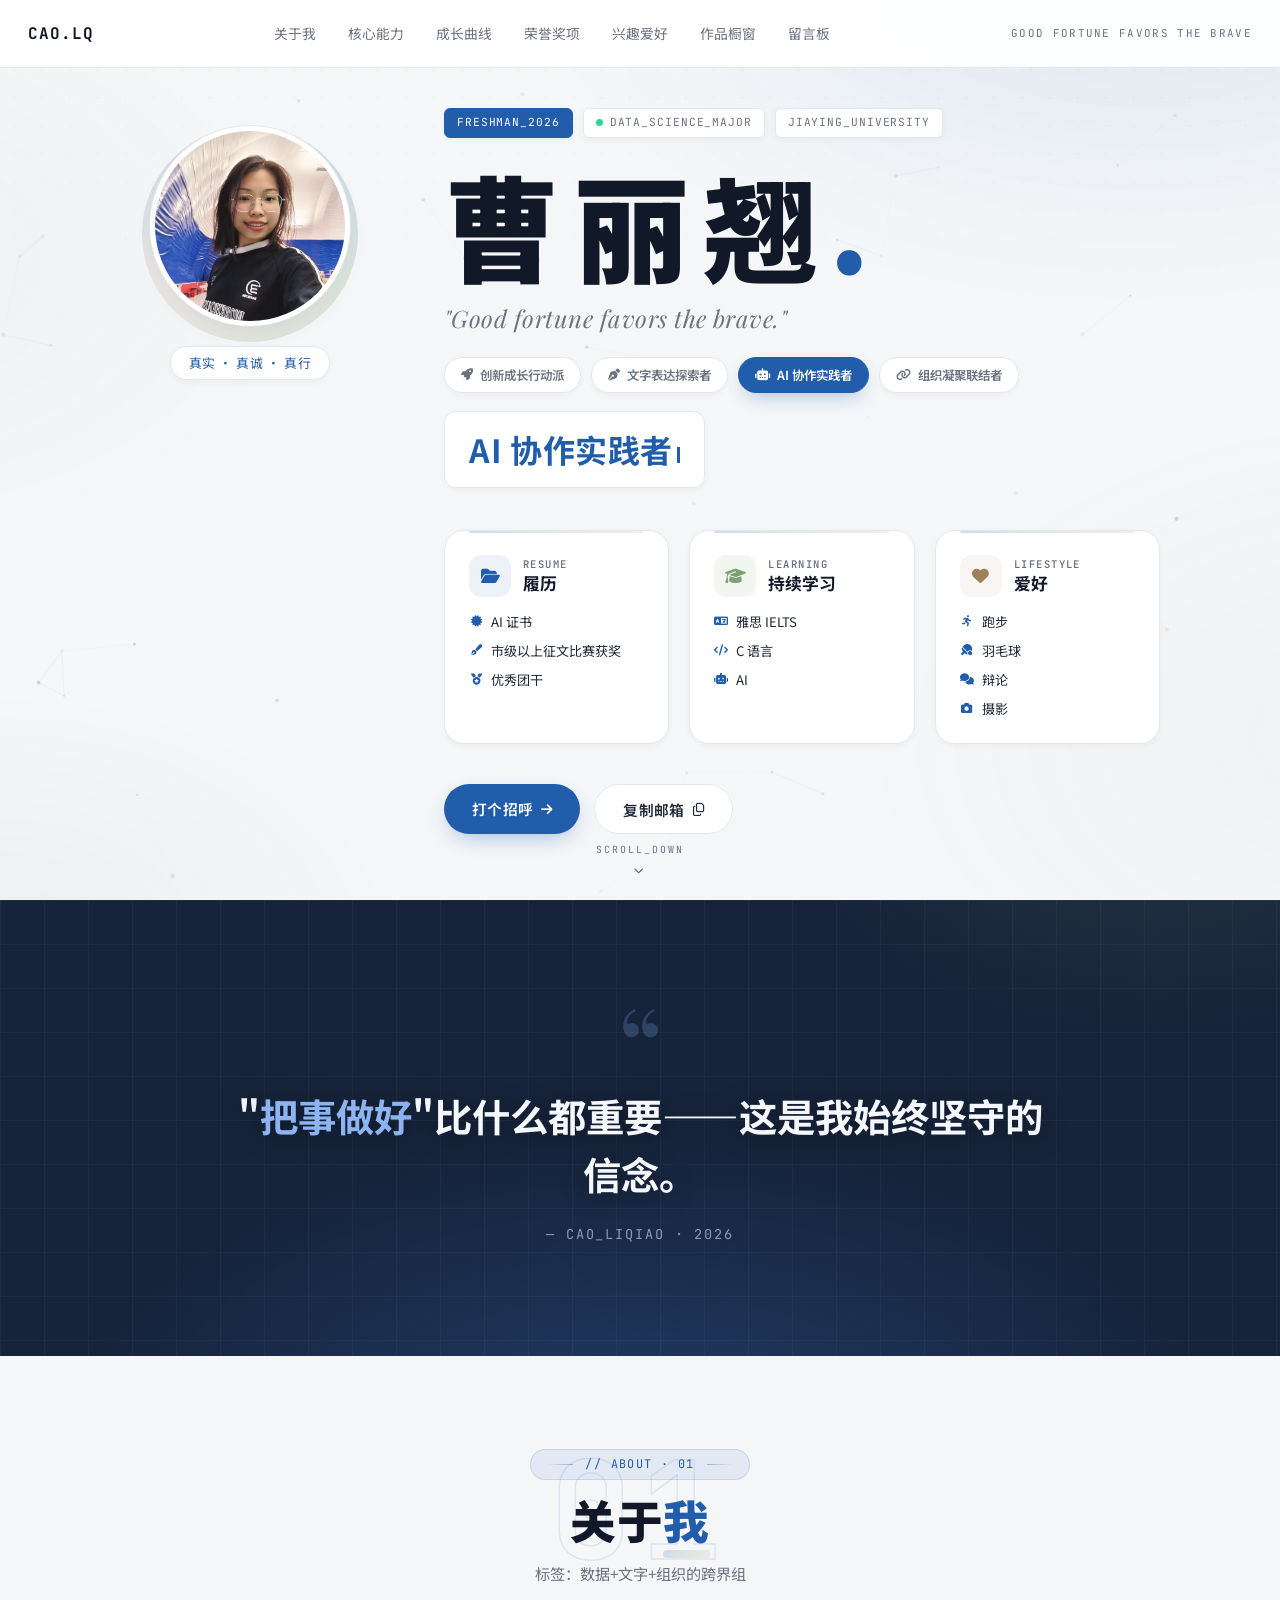
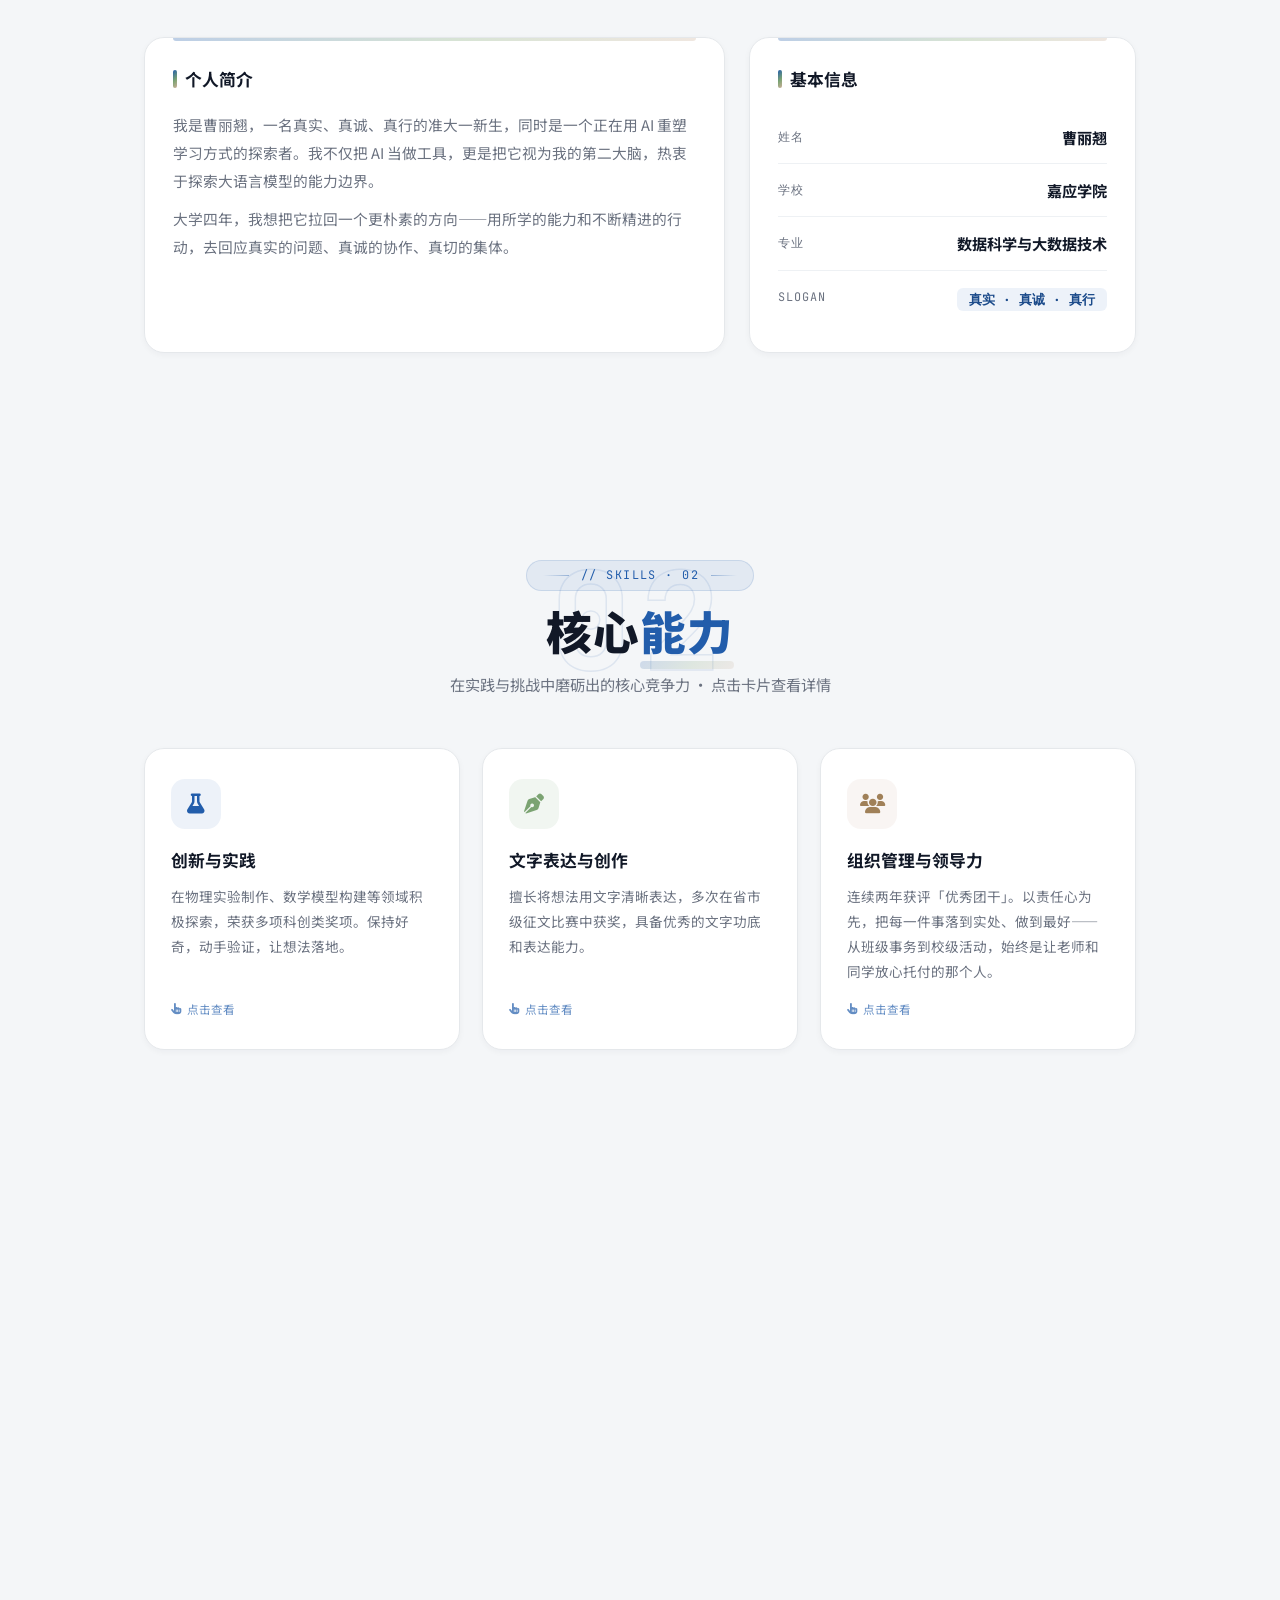
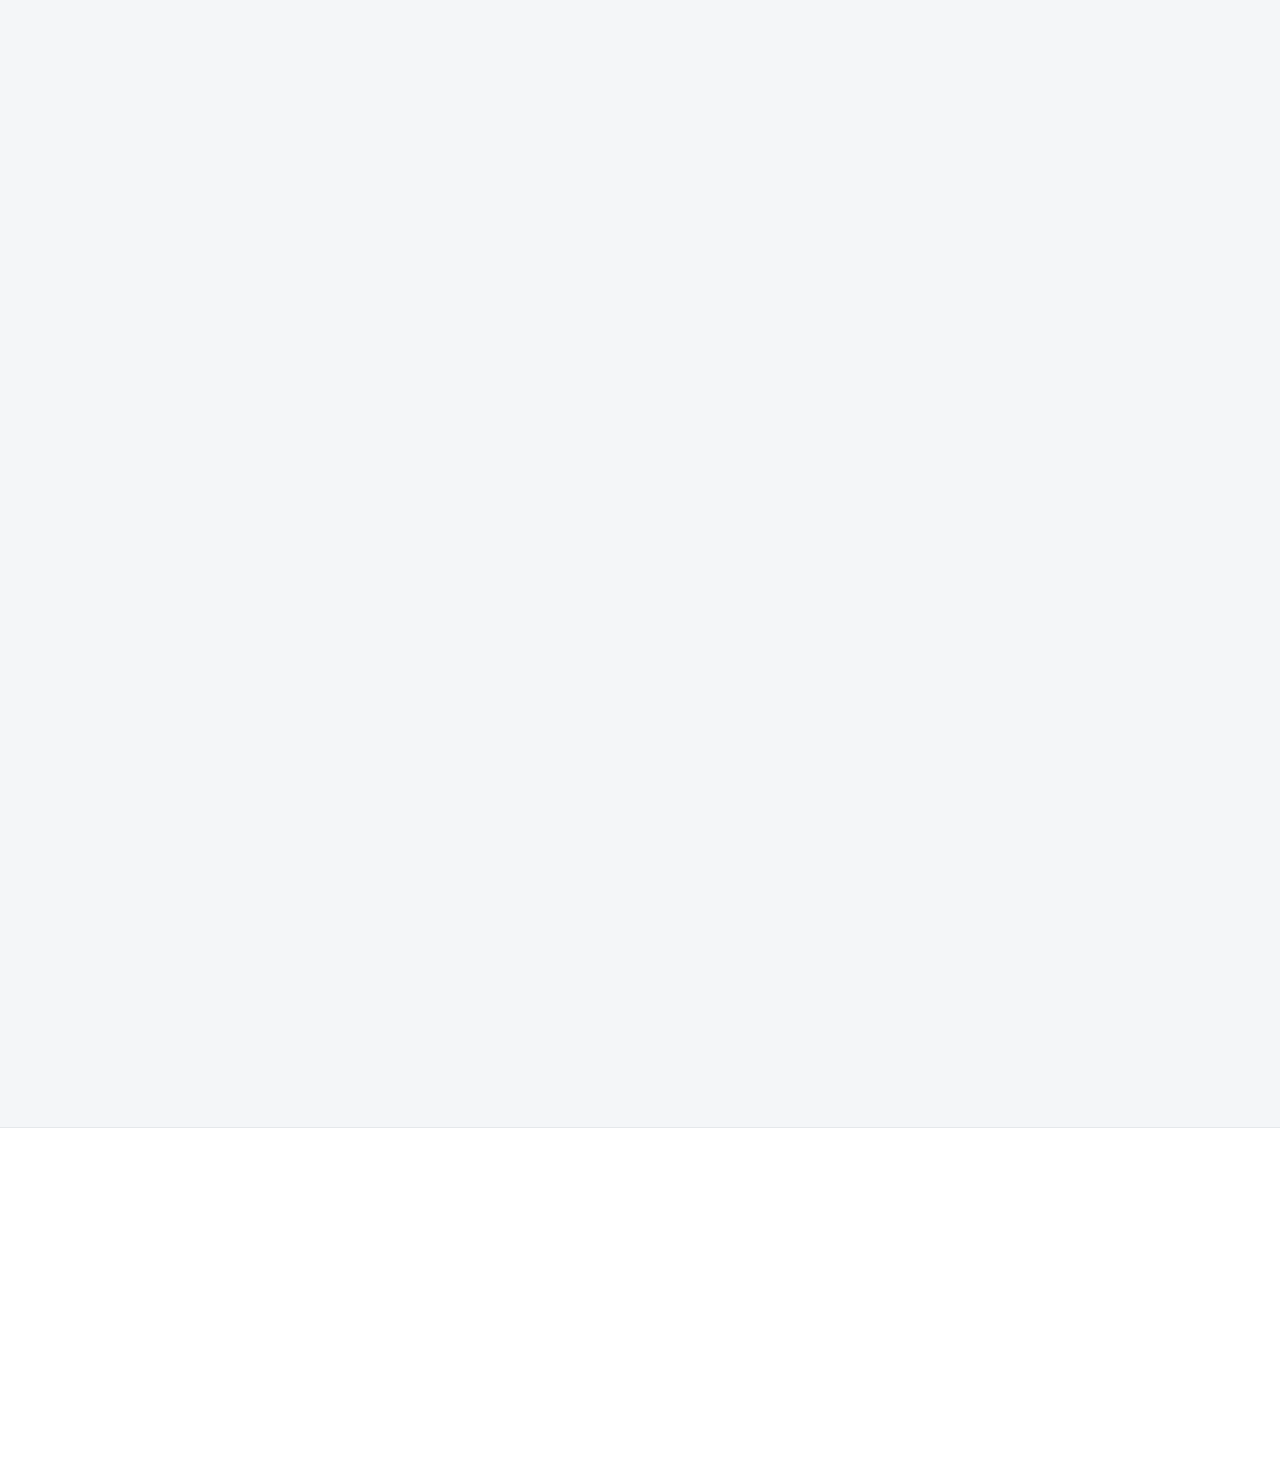
<file: index.html>
<!DOCTYPE html>
<html lang="zh-CN" data-theme="light">
<head>
  <meta charset="utf-8" />
  <meta name="viewport" content="width=device-width, initial-scale=1" />
  <title>曹丽翘 | 个人主页</title>
  <meta name="description" content="曹丽翘的个人主页 — 文字表达的探索者。Good fortune favors the brave." />
  <meta name="keywords" content="曹丽翘,个人简历,嘉应学院,数据科学与大数据技术,AI" />

  <!-- 字体 & 图标 -->
  <link rel="stylesheet" href="https://cdnjs.cloudflare.com/ajax/libs/font-awesome/6.5.1/css/all.min.css" />
  <link rel="preconnect" href="https://fonts.googleapis.com" />
  <link rel="preconnect" href="https://fonts.gstatic.com" crossorigin />
  <link href="https://fonts.googleapis.com/css2?family=JetBrains+Mono:wght@400;500;600;700&family=Noto+Sans+SC:wght@300;400;500;700;900&family=Playfair+Display:ital,wght@0,400;0,700;0,900;1,400;1,700;1,900&display=swap" rel="stylesheet" />

  <link rel="stylesheet" href="css/style.css?v=4" />
</head>
<body>

  <!-- 顶部滚动进度条 -->
  <div id="progress-bar" aria-hidden="true"></div>

  <!-- 背景粒子画布 -->
  <canvas id="particle-canvas" aria-hidden="true"></canvas>

  <!-- 自定义光标 -->
  <div class="cursor-dot" aria-hidden="true"></div>
  <div class="cursor-ring" aria-hidden="true"></div>

  <!-- ======== 导航 ======== -->
  <header class="nav" id="top">
    <a class="nav-logo" href="#top">CAO.LQ</a>
    <nav class="nav-links" aria-label="主导航">
      <a href="#about">关于我</a>
      <a href="#skills">核心能力</a>
      <a href="#growth">成长曲线</a>
      <a href="#honors">荣誉奖项</a>
      <a href="#interests">兴趣爱好</a>
      <a href="#showcase">作品橱窗</a>
      <a href="#guestbook">留言板</a>
    </nav>
    <span class="nav-tagline">GOOD FORTUNE FAVORS THE BRAVE</span>
    <button class="nav-burger" aria-label="打开菜单"><i class="fa-solid fa-bars"></i></button>
  </header>

  <!-- ======== Hero ======== -->
  <section class="hero" id="hero">
    <div class="hero-inner">
      <aside class="hero-visual" data-reveal>
        <div class="hero-avatar">
          <img src="assets/avatar.jpg" alt="曹丽翘" />
        </div>
        <span class="hero-motto">真实 · 真诚 · 真行</span>
      </aside>

      <div class="hero-content">
        <div class="hero-tags" data-reveal>
          <span class="tag tag-dark">FRESHMAN_2026</span>
          <span class="tag"><span class="tag-dot"></span>DATA_SCIENCE_MAJOR</span>
          <span class="tag">JIAYING_UNIVERSITY</span>
        </div>

        <h1 class="hero-name" aria-label="曹丽翘">
          <span class="hero-char" data-reveal>曹</span>
          <span class="hero-char" data-reveal>丽</span>
          <span class="hero-char" data-reveal>翘</span>
          <span class="hero-char hero-dot" data-reveal>.</span>
        </h1>

        <p class="hero-quote" data-reveal>"Good fortune favors the brave."</p>

        <div class="hero-role-switcher" id="hero-role-switcher" data-reveal>
          <div class="role-tabs" role="tablist" aria-label="角色标签">
            <button class="role-tab active" role="tab" aria-selected="true" data-index="0">
              <i class="fa-solid fa-rocket"></i> 创新成长行动派
            </button>
            <button class="role-tab" role="tab" aria-selected="false" data-index="1">
              <i class="fa-solid fa-pen-nib"></i> 文字表达探索者
            </button>
            <button class="role-tab" role="tab" aria-selected="false" data-index="2">
              <i class="fa-solid fa-robot"></i> AI 协作实践者
            </button>
            <button class="role-tab" role="tab" aria-selected="false" data-index="3">
              <i class="fa-solid fa-link"></i> 组织凝聚联结者
            </button>
          </div>
          <div class="role-display">
            <span class="role-text" id="role-text">创新成长行动派</span>
            <span class="role-cursor" aria-hidden="true"></span>
          </div>
        </div>

        <div class="hero-badges" data-reveal>
          <div class="badge-card">
            <div class="badge-head">
              <div class="badge-icon"><i class="fa-solid fa-folder-open"></i></div>
              <div class="badge-label">RESUME <strong>履历</strong></div>
            </div>
            <ul class="badge-list">
              <li><i class="fa-solid fa-certificate"></i>AI 证书</li>
              <li><i class="fa-solid fa-pen-fancy"></i>市级以上征文比赛获奖</li>
              <li><i class="fa-solid fa-medal"></i>优秀团干</li>
            </ul>
          </div>
          <div class="badge-card">
            <div class="badge-head">
              <div class="badge-icon"><i class="fa-solid fa-graduation-cap"></i></div>
              <div class="badge-label">LEARNING <strong>持续学习</strong></div>
            </div>
            <ul class="badge-list">
              <li><i class="fa-solid fa-language"></i>雅思 IELTS</li>
              <li><i class="fa-solid fa-code"></i>C 语言</li>
              <li><i class="fa-solid fa-robot"></i>AI</li>
            </ul>
          </div>
          <div class="badge-card">
            <div class="badge-head">
              <div class="badge-icon"><i class="fa-solid fa-heart"></i></div>
              <div class="badge-label">LIFESTYLE <strong>爱好</strong></div>
            </div>
            <ul class="badge-list">
              <li><i class="fa-solid fa-person-running"></i>跑步</li>
              <li><i class="fa-solid fa-table-tennis-paddle-ball"></i>羽毛球</li>
              <li><i class="fa-solid fa-comments"></i>辩论</li>
              <li><i class="fa-solid fa-camera"></i>摄影</li>
            </ul>
          </div>
        </div>

        <div class="hero-actions" data-reveal>
          <a class="btn btn-primary" id="say-hi" href="#guestbook">打个招呼 <i class="fa-solid fa-arrow-right"></i></a>
          <button class="btn btn-ghost" id="copy-email">复制邮箱 <i class="fa-regular fa-copy"></i></button>
        </div>
      </div>
    </div>
    <div class="hero-scroll" aria-hidden="true">SCROLL_DOWN <i class="fa-solid fa-chevron-down"></i></div>
  </section>

  <!-- ======== 信念引用（深色锚点区） ======== -->
  <section class="belief" id="belief">
    <div class="belief-inner" data-reveal>
      <span class="belief-mark" aria-hidden="true">&ldquo;</span>
      <p>"<em>把事做好</em>"比什么都重要——这是我始终坚守的信念。</p>
      <cite>— CAO_LIQIAO · 2026</cite>
    </div>
  </section>

  <main>

    <!-- ======== ABOUT · 关于我 ======== -->
    <section class="section" id="about">
      <div class="section-head" data-reveal data-num="01">
        <span class="section-code">// ABOUT · 01</span>
        <h2>关于<em>我</em></h2>
        <p class="section-sub">标签：数据+文字+组织的跨界组</p>
      </div>

      <div class="about-grid">
        <div class="panel" data-reveal>
          <h3 class="panel-title">个人简介</h3>
          <p>我是曹丽翘，一名真实、真诚、真行的准大一新生，同时是一个正在用 AI 重塑学习方式的探索者。我不仅把 AI 当做工具，更是把它视为我的第二大脑，热衷于探索大语言模型的能力边界。</p>
          <p>大学四年，我想把它拉回一个更朴素的方向——用所学的能力和不断精进的行动，去回应真实的问题、真诚的协作、真切的集体。</p>
        </div>
        <div class="panel" data-reveal>
          <h3 class="panel-title">基本信息</h3>
          <ul class="info-list">
            <li><span class="info-label">姓名</span><span class="info-value">曹丽翘</span></li>
            <li><span class="info-label">学校</span><span class="info-value">嘉应学院</span></li>
            <li><span class="info-label">专业</span><span class="info-value">数据科学与大数据技术</span></li>
            <li><span class="info-label">Slogan</span><span class="info-value"><code class="info-code">真实 · 真诚 · 真行</code></span></li>
          </ul>
        </div>
      </div>
    </section>

    <!-- ======== SKILLS · 核心能力 ======== -->
    <section class="section" id="skills">
      <div class="section-head" data-reveal data-num="02">
        <span class="section-code">// SKILLS · 02</span>
        <h2>核心<em>能力</em></h2>
        <p class="section-sub">在实践与挑战中磨砺出的核心竞争力 · 点击卡片查看详情</p>
      </div>

      <div class="skills-grid">
        <article class="skill-card" data-reveal tabindex="0" role="button" data-skill="innovation">
          <div class="skill-icon"><i class="fa-solid fa-flask"></i></div>
          <h3>创新与实践</h3>
          <p>在物理实验制作、数学模型构建等领域积极探索，荣获多项科创类奖项。保持好奇，动手验证，让想法落地。</p>
          <span class="skill-hint"><i class="fa-solid fa-hand-pointer"></i> 点击查看</span>
        </article>
        <article class="skill-card" data-reveal tabindex="0" role="button" data-skill="writing">
          <div class="skill-icon"><i class="fa-solid fa-pen-nib"></i></div>
          <h3>文字表达与创作</h3>
          <p>擅长将想法用文字清晰表达，多次在省市级征文比赛中获奖，具备优秀的文字功底和表达能力。</p>
          <span class="skill-hint"><i class="fa-solid fa-hand-pointer"></i> 点击查看</span>
        </article>
        <article class="skill-card" data-reveal tabindex="0" role="button" data-skill="leadership">
          <div class="skill-icon"><i class="fa-solid fa-users"></i></div>
          <h3>组织管理与领导力</h3>
          <p>连续两年获评「优秀团干」。以责任心为先，把每一件事落到实处、做到最好——从班级事务到校级活动，始终是让老师和同学放心托付的那个人。</p>
          <span class="skill-hint"><i class="fa-solid fa-hand-pointer"></i> 点击查看</span>
        </article>
      </div>
    </section>

    <!-- ======== GROWTH · 成长曲线 ======== -->
    <section class="section" id="growth">
      <div class="section-head" data-reveal data-num="03">
        <span class="section-code">// JOURNEY · 03</span>
        <h2>成长<em>曲线</em></h2>
        <p class="section-sub">看斜率，不看截距 · 每一步都在变陡</p>
      </div>

      <div class="panel growth-panel" data-reveal>
        <p>大一新生没有耀眼的成就，但有<strong>"斜率"</strong>—— 从爱写作的小孩一路涨到建网站的数据科学新生。</p>
        <p>这条上升线就是我的 motto 的可视化：<em class="quote-en">"Grow through what you go through."</em></p>

        <div class="timeline">
          <div class="timeline-item" data-reveal>
            <span class="timeline-dot"></span>
            <div class="timeline-body">
              <span class="timeline-stage">小学</span>
              <strong>写作萌发</strong>
              <p>第一次投稿被表扬</p>
            </div>
          </div>
          <div class="timeline-item" data-reveal>
            <span class="timeline-dot"></span>
            <div class="timeline-body">
              <span class="timeline-stage">初中</span>
              <strong>系统化</strong>
              <p>班干 · 征文 · 跑步</p>
            </div>
          </div>
          <div class="timeline-item" data-reveal>
            <span class="timeline-dot"></span>
            <div class="timeline-body">
              <span class="timeline-stage">高中</span>
              <strong>科创突破</strong>
              <p>物理实验一等奖</p>
            </div>
          </div>
          <div class="timeline-item" data-reveal>
            <span class="timeline-dot"></span>
            <div class="timeline-body">
              <span class="timeline-stage">大一</span>
              <strong>数据科学</strong>
              <p>建网站 · 坦克大战 · 拼豆神器</p>
            </div>
          </div>
        </div>
        <p class="timeline-title">成长曲线 · 斜率比截距重要</p>
      </div>
    </section>

    <!-- ======== HONORS · 荣誉奖项 ======== -->
    <section class="section" id="honors">
      <div class="section-head" data-reveal data-num="04">
        <span class="section-code">// HONORS · 04</span>
        <h2>荣誉<em>奖项</em></h2>
        <p class="section-sub">每一步脚印，都是成长的见证 · 点击查看奖状原图</p>
      </div>

      <div class="honors">
        <h3 class="honor-cat">AI 认证</h3>
        <article class="honor-card" data-reveal>
          <div class="honor-body">
            <h4>科大讯飞 AI 大学堂 · 系列认证</h4>
            <p>RAG 工程师 · Prompt 工程师 · 微调工程师 · 智能体工程师</p>
          </div>
          <button class="btn btn-small award-btn" data-title="科大讯飞 AI 大学堂 · 系列认证" data-slugs="ai-rag,ai-prompt,ai-tuning,ai-agent">查看奖状 <em class="multi-num">4 张</em></button>
        </article>
        <article class="honor-card" data-reveal>
          <div class="honor-body">
            <h4>达摩院 · 人工智能训练师证书</h4>
            <p>阿里云智能客服方向 · 初级 / 高级</p>
          </div>
          <button class="btn btn-small award-btn" data-title="达摩院 · 人工智能训练师证书" data-slugs="ai-trainer-junior,ai-trainer-advanced">查看奖状 <em class="multi-num">2 张</em></button>
        </article>
        <article class="honor-card" data-reveal>
          <div class="honor-body">
            <h4>Datawhale × 豆包 MarsCode · AI + 编程能力认证</h4>
            <p>AI 辅助编程实践能力认证</p>
          </div>
          <button class="btn btn-small award-btn" data-title="Datawhale × 豆包 MarsCode · AI + 编程能力认证" data-slug="ai-coding">查看奖状</button>
        </article>

        <h3 class="honor-cat">市级</h3>
        <article class="honor-card" data-reveal>
          <div class="honor-body">
            <h4>广东省少年儿童践行社会主义核心价值观主题征文 · 湛江市高中组优秀作品奖</h4>
            <p>《扣紧诚信扣，点亮人生路》· 2024年主题活动</p>
          </div>
          <button class="btn btn-small award-btn" data-title="《扣紧诚信扣，点亮人生路》· 湛江市高中组优秀作品奖" data-slug="honor-integrity-city">查看奖状</button>
        </article>
        <article class="honor-card" data-reveal>
          <div class="honor-body">
            <h4>《奔跑人生：在步履间沉淀快乐的答案》· 市三等奖</h4>
            <p>全市中小学生"我运动，我快乐"主题征文比赛 · 高中组</p>
          </div>
          <button class="btn btn-small award-btn" data-title="《奔跑人生》· 市三等奖" data-slug="honor-running-city">查看奖状</button>
        </article>

        <h3 class="honor-cat">校级</h3>
        <article class="honor-card" data-reveal>
          <div class="honor-body">
            <h4>"我运动，我快乐"征文 · 校高中组一等奖</h4>
            <p>2025年岭南师院附中主题征文评选活动</p>
          </div>
          <button class="btn btn-small award-btn" data-title="「我运动，我快乐」征文 · 校一等奖" data-slug="honor-running-school">查看奖状</button>
        </article>
        <article class="honor-card" data-reveal>
          <div class="honor-body">
            <h4>"优秀团干"荣誉称号（连续两年）</h4>
            <p>2024-2025学年度、2023-2024学年度"五四评优"</p>
          </div>
          <button class="btn btn-small award-btn" data-title="优秀团干（连续两年）" data-slugs="honor-cadre-2324,honor-cadre-2425">查看奖状 <em class="multi-num">2 张</em></button>
        </article>
        <article class="honor-card" data-reveal>
          <div class="honor-body">
            <h4>物理创新实验制作竞赛 · 一等奖</h4>
            <p>2023-2024学年第一学期高一年级</p>
          </div>
          <button class="btn btn-small award-btn" data-title="物理创新实验制作 · 一等奖" data-slug="honor-physics-exp">查看奖状</button>
        </article>
        <article class="honor-card" data-reveal>
          <div class="honor-body">
            <h4>数学立体模型制作比赛 · 一等奖</h4>
            <p>2023-2024学年度高一 · "科技城市·未来家园"</p>
          </div>
          <button class="btn btn-small award-btn" data-title="数学立体模型制作 · 一等奖" data-slug="honor-math-model">查看奖状</button>
        </article>
        <article class="honor-card" data-reveal>
          <div class="honor-body">
            <h4>第三届英语配音大赛决赛 · 二等奖</h4>
            <p>2023-2024学年第二学期高一年级</p>
          </div>
          <button class="btn btn-small award-btn" data-title="英语配音大赛 · 二等奖" data-slug="honor-english-dubbing">查看奖状</button>
        </article>
      </div>
    </section>

    <!-- ======== INTERESTS · 兴趣爱好 ======== -->
    <section class="section" id="interests">
      <div class="section-head" data-reveal data-num="05">
        <span class="section-code">// INTERESTS · 05</span>
        <h2>兴趣<em>爱好</em></h2>
        <p class="section-sub">享受坚持与挑战的过程</p>
      </div>

      <div class="interests-grid">
        <article class="interest-card" data-reveal>
          <i class="fa-solid fa-person-running"></i>
          <h3>跑步</h3>
          <p>享受奔跑时风掠过耳畔的感觉，每一步都是对自我的超越。坚持让我更强大。</p>
        </article>
        <article class="interest-card" data-reveal>
          <i class="fa-solid fa-comments"></i>
          <h3>听辩论赛</h3>
          <p>热爱思维的碰撞与逻辑的交锋，在辩论中学习不同的视角，锻炼批判性思维。</p>
        </article>
        <article class="interest-card" data-reveal>
          <i class="fa-solid fa-table-tennis-paddle-ball"></i>
          <h3>打羽毛球</h3>
          <p>球场上的每一次挥拍都是专注与反应的考验，享受竞技带来的快乐与成长。</p>
        </article>
      </div>
    </section>

    <!-- ======== SHOWCASE · 作品橱窗 ======== -->
    <section class="section" id="showcase">
      <div class="section-head" data-reveal data-num="06">
        <span class="section-code">// SHOWCASE · 06</span>
        <h2>作品<em>橱窗</em></h2>
        <p class="section-sub">Show, don't tell — 这就是我用 AI 做出的东西</p>
      </div>

      <div class="showcase-list">
        <div class="showcase-card" data-reveal>
          <div class="showcase-head">
            <div>
              <h3>坦克大战 <span class="showcase-en">Battle City</span></h3>
              <p class="showcase-desc">保护基地 · 消灭敌军 · WASD / 方向键移动 · Space 开火</p>
            </div>
            <button class="btn btn-primary" id="game-start">▶ 开始游戏</button>
          </div>

          <div class="game-canvas-box">
            <div class="game-brand">曹丽翘 <span>×</span> 浪尖社区</div>
            <canvas id="game-canvas" width="520" height="520"></canvas>
            <div class="game-overlay" id="game-overlay">
              <div class="game-overlay-inner">
                <h4 id="overlay-title">TANK BATTLE</h4>
                <p id="overlay-sub">保护基地 · 消灭敌军</p>
                <button class="btn btn-primary" id="overlay-btn">开始游戏</button>
              </div>
            </div>
          </div>

          <div class="game-touch">
            <div class="touch-dpad" id="touch-dpad">
              <button class="touch-btn" data-dir="up" aria-label="上"><i class="fa-solid fa-arrow-up"></i></button>
              <button class="touch-btn" data-dir="left" aria-label="左"><i class="fa-solid fa-arrow-left"></i></button>
              <button class="touch-btn" data-dir="right" aria-label="右"><i class="fa-solid fa-arrow-right"></i></button>
              <button class="touch-btn" data-dir="down" aria-label="下"><i class="fa-solid fa-arrow-down"></i></button>
            </div>
            <button class="touch-btn touch-fire" id="touch-fire" aria-label="开火"><i class="fa-solid fa-crosshairs"></i></button>
          </div>
          <p class="game-hint">提示：移动端 / 预览面板请使用下方屏幕按键</p>

          <div class="showcase-info">
            <h4>AI 协作说明</h4>
            <p>这个游戏是我用 <strong>AI 协作</strong>完成的。我负责<strong>设计决策</strong>（玩法规则、地图布局、配色风格、难度曲线），AI 负责把我的想法<strong>翻译成代码</strong>。</p>
            <p><strong>技术栈</strong>：HTML5 Canvas + TypeScript 游戏引擎，原生 <code>requestAnimationFrame</code> 渲染循环，无第三方游戏库——所有碰撞检测、AI 寻路、粒子效果都是从零写的。</p>
            <p><strong>我学到了什么</strong>：游戏开发不只是写代码，更是<strong>系统设计</strong>——状态机、实体管理、帧率无关运动。AI 是杠杆，但<strong>驾驭 AI 的判断力</strong>才是真正的能力。</p>
            <div class="skill-tags">
              <span>Canvas API</span><span>TypeScript</span><span>AABB碰撞</span><span>状态机</span><span>触屏适配</span><span>游戏循环</span><span>粒子效果</span>
            </div>
          </div>
        </div>

        <div class="showcase-card" data-reveal>
          <div class="showcase-head">
            <div>
              <h3>拼豆神器 <span class="showcase-en">Pixel Bead Studio</span></h3>
              <p class="showcase-desc">浪尖社区风格 · 照片一键转拼豆图纸</p>
            </div>
            <a class="btn btn-primary" href="https://db58q6y66mp1.meoo.pub" target="_blank" rel="noopener noreferrer">▶ 直接开玩 <i class="fa-solid fa-arrow-up-right-from-square"></i></a>
          </div>

          <div class="showcase-media" id="bead-media">
            <div class="showcase-gallery" id="bead-gallery">
              <figure>
                <img src="assets/showcase/bead-home.jpg" alt="拼豆神器首页" loading="lazy" />
                <figcaption>首页 · 浪尖儿社区风格</figcaption>
              </figure>
              <figure>
                <img src="assets/showcase/bead-preview.jpg" alt="拼豆图纸预览" loading="lazy" />
                <figcaption>图纸预览 · 颜色与物料清单</figcaption>
              </figure>
            </div>
          </div>

          <div class="showcase-info">
            <h4>AI 协作说明</h4>
            <p>这个「拼豆神器」基于<strong>秒悟上已经开源的项目</strong>改造而来。我把它调整成了<strong>浪尖社区风格</strong>的交互与视觉：上传照片即可生成对应的拼豆图纸，降低手工设计门槛。</p>
            <p>在改造过程中，我负责<strong>风格定位、交互流程与页面结构</strong>，AI 协助完成代码实现与细节调优。它是我把「已有开源能力」与「社区品牌感」结合的一次实践。</p>
            <div class="skill-tags">
              <span>开源二次创作</span><span>秒悟生态</span><span>浪尖社区</span><span>图像生成</span><span>交互设计</span>
            </div>
          </div>
        </div>
      </div>
    </section>

    <!-- ======== GUESTBOOK · Communication ======== -->
    <section class="section" id="guestbook">
      <div class="section-head" data-reveal data-num="07">
        <span class="section-code">// Communication · 07</span>
        <h2>真诚交流。<em>真心回应。</em></h2>
        <p class="section-sub">每一次连接都指向更好的未来。</p>
      </div>

      <div class="gb-tools" data-reveal>
        <span class="gb-mode" id="gb-mode" style="display:none"></span>
        <div class="gb-actions">
          <button class="gb-refresh" id="gb-refresh" type="button"><i class="fa-solid fa-rotate"></i> SYNC</button>
          <a class="gb-admin-link" href="admin.html" title="留言管理">[ ADMIN ]</a>
        </div>
      </div>

      <div class="guestbook-grid">
        <form class="panel gb-form" id="gb-form" data-reveal>
          <div class="gb-field">
            <label class="gb-label"><span>01 / 身份标识</span></label>
            <input class="gb-input" id="gb-name" type="text" maxlength="20" placeholder="你的名字 / 昵称" required />
          </div>
          <div class="gb-field">
            <label class="gb-label"><span>02 / 消息内容</span></label>
            <textarea class="gb-input gb-textarea" id="gb-text" maxlength="200" placeholder="想对曹丽翘说点什么…" required></textarea>
            <div class="gb-counter"><span id="gb-count">0</span> / 200</div>
          </div>
          <button class="btn btn-primary gb-send" type="submit">发送信息 <i class="fa-solid fa-paper-plane"></i></button>
          <p class="gb-status" id="gb-status"></p>
        </form>

        <div class="gb-list" data-reveal>
          <div class="gb-empty" id="gb-empty">
            <i class="fa-solid fa-satellite-dish"></i>
            <p>NO_SIGNAL — 成为第一条留言</p>
          </div>
          <div class="gb-messages" id="gb-messages"></div>
        </div>
      </div>
    </section>

  </main>

  <!-- ======== Footer ======== -->
  <footer class="footer">
    <span class="footer-watermark" aria-hidden="true">CAO.LIQIAO</span>
    <div class="contact-bar" data-reveal>
      <div class="contact-item">
        <div class="contact-label"><i class="fa-solid fa-mobile-screen"></i>手机号</div>
        <div class="contact-row">
          <a href="tel:17875836825">178-7583-6825</a>
          <button class="contact-copy" data-copy="17875836825" aria-label="复制手机号" title="复制"><i class="fa-regular fa-copy"></i></button>
        </div>
      </div>
      <div class="contact-item">
        <div class="contact-label"><i class="fa-solid fa-envelope"></i>邮箱</div>
        <div class="contact-row">
          <a href="mailto:3813271225@qq.com">3813271225@qq.com</a>
          <button class="contact-copy" data-copy="3813271225@qq.com" aria-label="复制邮箱" title="复制"><i class="fa-regular fa-copy"></i></button>
        </div>
      </div>
      <div class="contact-item">
        <div class="contact-label"><i class="fa-brands fa-qq"></i>QQ</div>
        <div class="contact-row">
          <span>3813271225</span>
          <button class="contact-copy" data-copy="3813271225" aria-label="复制QQ" title="复制"><i class="fa-regular fa-copy"></i></button>
        </div>
      </div>
      <div class="contact-item">
        <div class="contact-label"><i class="fa-solid fa-location-dot"></i>所在地</div>
        <div class="contact-row">
          <span>广东 · 梅州</span>
          <button class="contact-copy" data-copy="广东·梅州" aria-label="复制所在地" title="复制"><i class="fa-regular fa-copy"></i></button>
        </div>
      </div>
    </div>
    <p class="footer-meta">Made with <i class="fa-solid fa-heart"></i> by 曹丽翘</p>
    <p class="footer-quote">"Good fortune favors the brave." · 2026</p>
  </footer>

  <!-- 技能详情弹窗 -->
  <div class="modal skill-modal" id="skill-modal" role="dialog" aria-modal="true" aria-label="能力详情">
    <div class="modal-backdrop" data-close="skill-modal"></div>
    <div class="modal-box">
      <button class="modal-close" data-close="skill-modal" aria-label="关闭"><i class="fa-solid fa-xmark"></i></button>
      <h4 class="modal-title" id="skill-modal-title"></h4>
      <div class="modal-body" id="skill-modal-body"></div>
    </div>
  </div>

  <!-- 奖状弹窗 -->
  <div class="modal" id="award-modal" role="dialog" aria-modal="true" aria-label="奖状查看">
    <div class="modal-backdrop" data-close="modal"></div>
    <div class="modal-box">
      <button class="modal-close" data-close="modal" aria-label="关闭"><i class="fa-solid fa-xmark"></i></button>
      <h4 class="modal-title" id="award-modal-title"></h4>
      <div class="modal-body" id="award-modal-body">
        <div class="award-placeholder">
          <i class="fa-regular fa-image"></i>
          <p>奖状图片待补充</p>
          <p class="award-tip">把奖状照片放进 <code>assets/awards/</code> 目录即可显示</p>
        </div>
      </div>
    </div>
  </div>

  <script src="js/main.js?v=5"></script>
  <script src="js/particles.js"></script>
  <script src="js/game.js"></script>
  <script src="js/config.js"></script>
  <script src="js/guestbook.js"></script>
</body>
</html>
</file>
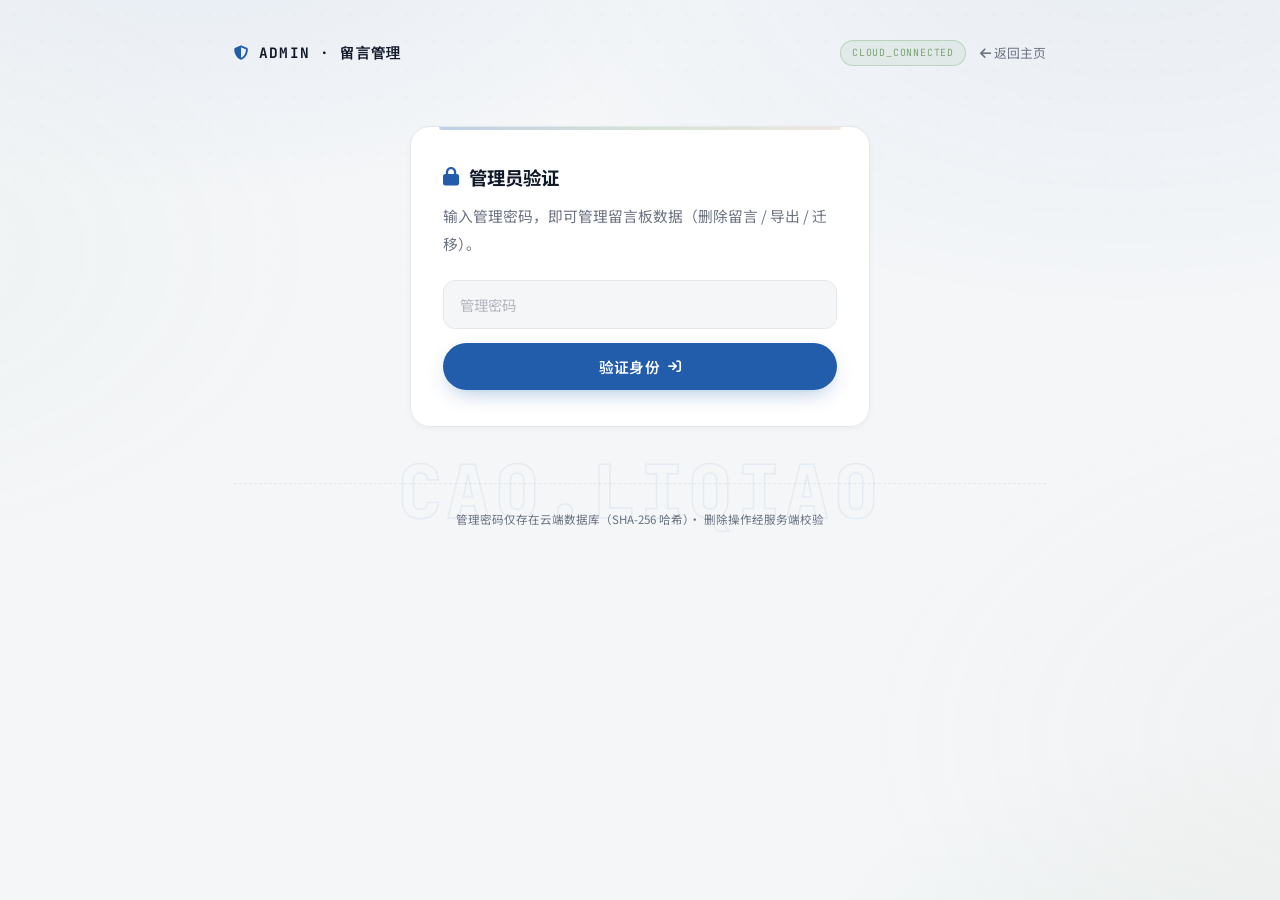
<file: admin.html>
<!DOCTYPE html>
<html lang="zh-CN" data-theme="light">
<head>
  <meta charset="utf-8" />
  <meta name="viewport" content="width=device-width, initial-scale=1" />
  <title>留言管理 · 曹丽翘个人主页</title>
  <meta name="robots" content="noindex, nofollow" />

  <!-- 字体 & 图标（与主站一致） -->
  <link rel="stylesheet" href="https://cdnjs.cloudflare.com/ajax/libs/font-awesome/6.5.1/css/all.min.css" />
  <link rel="preconnect" href="https://fonts.googleapis.com" />
  <link rel="preconnect" href="https://fonts.gstatic.com" crossorigin />
  <link href="https://fonts.googleapis.com/css2?family=JetBrains+Mono:wght@400;500;600;700&family=Noto+Sans+SC:wght@300;400;500;700;900&family=Playfair+Display:ital,wght@0,400;0,700;0,900;1,400;1,700;1,900&display=swap" rel="stylesheet" />

  <link rel="stylesheet" href="css/style.css?v=3" />
</head>
<body class="admin-body">

  <div class="admin-shell">

    <!-- 顶栏 -->
    <header class="admin-topbar">
      <div class="admin-brand">
        <i class="fa-solid fa-shield-halved"></i>
        <span class="admin-brand-text">ADMIN · 留言管理</span>
      </div>
      <div class="admin-topbar-actions">
        <span class="admin-mode-badge" id="admin-mode-badge"></span>
        <a class="admin-link-home" href="index.html"><i class="fa-solid fa-arrow-left"></i> 返回主页</a>
      </div>
    </header>

    <!-- 未配置云端提示 -->
    <div class="admin-notice" id="admin-noconfig" hidden>
      <i class="fa-solid fa-triangle-exclamation"></i>
      <div>
        <strong>尚未连接云端后端</strong>
        <p>请先按 <code>SUPABASE_SETUP.md</code> 完成配置：注册 Supabase → 运行 <code>supabase-setup.sql</code> → 把 Project URL 和 anon key 填入 <code>js/config.js</code>，然后刷新本页。</p>
      </div>
    </div>

    <!-- 登录卡片 -->
    <div class="admin-login panel" id="admin-login">
      <h2 class="admin-login-title"><i class="fa-solid fa-lock"></i> 管理员验证</h2>
      <p class="admin-login-sub">输入管理密码，即可管理留言板数据（删除留言 / 导出 / 迁移）。</p>
      <form class="admin-login-form" id="admin-login-form">
        <input class="gb-input" id="admin-pass" type="password" maxlength="64" placeholder="管理密码" autocomplete="current-password" required />
        <button class="btn btn-primary" type="submit" id="admin-login-btn">验证身份 <i class="fa-solid fa-arrow-right-to-bracket"></i></button>
      </form>
      <p class="gb-status" id="admin-login-status"></p>
    </div>

    <!-- 管理面板（登录后显示） -->
    <div class="admin-panel" id="admin-panel" hidden>

      <!-- 统计条 -->
      <div class="admin-stats" id="admin-stats">
        <div class="admin-stat">
          <span class="admin-stat-num" id="stat-total">–</span>
          <span class="admin-stat-label">总留言</span>
        </div>
        <div class="admin-stat">
          <span class="admin-stat-num" id="stat-today">–</span>
          <span class="admin-stat-label">今日新增</span>
        </div>
        <div class="admin-stat">
          <span class="admin-stat-num" id="stat-week">–</span>
          <span class="admin-stat-label">近 7 天</span>
        </div>
      </div>

      <!-- 工具条 -->
      <div class="admin-toolbar">
        <button class="btn btn-small" id="admin-reload"><i class="fa-solid fa-rotate"></i> 刷新列表</button>
        <button class="btn btn-small" id="admin-export-json"><i class="fa-solid fa-file-code"></i> 导出 JSON</button>
        <button class="btn btn-small" id="admin-export-csv"><i class="fa-solid fa-file-csv"></i> 导出 CSV</button>
        <button class="btn btn-small" id="admin-migrate" hidden><i class="fa-solid fa-cloud-arrow-up"></i> 迁移本机旧留言</button>
        <button class="btn btn-small admin-btn-danger-ghost" id="admin-logout"><i class="fa-solid fa-right-from-bracket"></i> 退出</button>
      </div>

      <!-- 留言列表 -->
      <div class="admin-list" id="admin-list"></div>

      <div class="admin-more">
        <button class="btn btn-small" id="admin-more-btn" hidden>加载更多</button>
        <p class="gb-status" id="admin-list-status"></p>
      </div>
    </div>

    <footer class="admin-footer">
      <span class="admin-watermark" aria-hidden="true">CAO.LIQIAO</span>
      <p>管理密码仅存在云端数据库（SHA-256 哈希）· 删除操作经服务端校验</p>
    </footer>

  </div>

  <script src="js/config.js"></script>
  <script src="js/admin.js?v=3"></script>
</body>
</html>
</file>
<file: css/style.css>
/* ============================================================
   曹丽翘个人主页 · 设计系统 v2
   风格：简历风 / 浅色大气 / 卡片化 / 大留白
   主色：蓝 #225DAB · 绿 #7BA372 · 棕 #CBAF98
   参考：米白背景 + 圆角白卡 + 大字号标题
   ============================================================ */

/* ---------- 设计变量 ---------- */
:root {
  /* 色彩 */
  --c-primary: #225DAB;
  --c-primary-dark: #1a4a8a;
  --c-primary-soft: rgba(34, 93, 171, 0.08);
  --c-primary-mid: rgba(34, 93, 171, 0.16);
  --c-green: #7BA372;
  --c-green-soft: rgba(123, 163, 114, 0.10);
  --c-brown: #CBAF98;
  --c-brown-soft: rgba(203, 175, 152, 0.12);

  /* 中性色（浅色主题） */
  --bg: #f4f6f8;
  --bg-soft: #eef1f4;
  --surface: #ffffff;
  --text: #1f2937;
  --text-strong: #111827;
  --text-muted: #6b7280;
  --card-border: #e5e8eb;
  --card-border-hover: rgba(34, 93, 171, 0.35);

  /* 渐变 */
  --gradient-progress: linear-gradient(90deg, var(--c-primary), var(--c-green));
  --gradient-accent: linear-gradient(135deg, var(--c-primary), var(--c-green) 55%, var(--c-brown));

  /* 字体 */
  --font-sans: "Noto Sans SC", -apple-system, BlinkMacSystemFont, "Segoe UI", sans-serif;
  --font-mono: "JetBrains Mono", ui-monospace, SFMono-Regular, Menlo, Consolas, monospace;
  --font-serif: "Playfair Display", Georgia, serif;

  /* 尺寸 */
  --nav-h: 68px;
  --container: 1040px;
  --radius: 20px;
  --radius-sm: 12px;
  --radius-xs: 8px;

  /* 阴影 */
  --shadow-sm: 0 2px 6px rgba(17, 24, 39, 0.04);
  --shadow-md: 0 12px 32px -14px rgba(17, 24, 39, 0.10);
  --shadow-lg: 0 28px 64px -22px rgba(17, 24, 39, 0.16);

  /* 过渡 */
  --ease: cubic-bezier(0.22, 0.61, 0.36, 1);
}

/* ---------- 基础 ---------- */
*, *::before, *::after { box-sizing: border-box; margin: 0; padding: 0; }

html {
  line-height: 1.6;
  -webkit-text-size-adjust: 100%;
  scroll-behavior: smooth;
  scroll-padding-top: calc(var(--nav-h) + 16px);
}

body {
  font-family: var(--font-sans);
  background: var(--bg);
  color: var(--text);
  font-weight: 400;
  overflow-x: hidden;
  min-height: 100vh;
  -webkit-font-smoothing: antialiased;
}

/* 全局氛围层：柔和三色光晕（固定定位，纯合成，无重绘成本） */
body::before {
  content: "";
  position: fixed;
  inset: 0;
  z-index: -1;
  pointer-events: none;
  background:
    radial-gradient(1000px 620px at 88% -8%, rgba(34, 93, 171, 0.055), transparent 62%),
    radial-gradient(820px 520px at -12% 28%, rgba(123, 163, 114, 0.045), transparent 58%),
    radial-gradient(900px 600px at 108% 82%, rgba(203, 175, 152, 0.055), transparent 58%);
}

/* 全局氛围层：细点阵网格（顶部较明显，向下淡出） */
body::after {
  content: "";
  position: fixed;
  inset: 0;
  z-index: -1;
  pointer-events: none;
  background-image: radial-gradient(rgba(17, 24, 39, 0.045) 1px, transparent 1px);
  background-size: 28px 28px;
  -webkit-mask-image: linear-gradient(180deg, rgba(0, 0, 0, 0.8), transparent 46%);
  mask-image: linear-gradient(180deg, rgba(0, 0, 0, 0.8), transparent 46%);
}

img { max-width: 100%; display: block; }
a { color: inherit; text-decoration: none; }
button { font-family: inherit; cursor: pointer; border: none; background: none; color: inherit; }
input, textarea { font-family: inherit; }
ul, ol { list-style: none; }
code, kbd, pre { font-family: var(--font-mono); font-size: 0.9em; }

::selection { background: var(--c-primary-soft); color: var(--c-primary-dark); }

/* 滚动条 */
::-webkit-scrollbar { width: 10px; height: 10px; }
::-webkit-scrollbar-track { background: var(--bg-soft); }
::-webkit-scrollbar-thumb { background: #d1d5db; border-radius: 8px; border: 2px solid var(--bg-soft); }
::-webkit-scrollbar-thumb:hover { background: var(--c-brown); }

/* ---------- 性能：视口外区块延迟渲染 ---------- */
@supports (content-visibility: auto) {
  section.section, .footer {
    content-visibility: auto;
    contain-intrinsic-size: auto 720px;
  }
}

/* ---------- 顶部进度条 ---------- */
#progress-bar {
  position: fixed;
  top: 0; left: 0;
  height: 3px;
  width: 100%;
  background: var(--gradient-progress);
  transform: scaleX(0);
  transform-origin: left center;
  z-index: 10000;
  box-shadow: 0 0 10px rgba(34, 93, 171, 0.3);
  will-change: transform;
}

/* ---------- 背景粒子画布 ---------- */
#particle-canvas {
  position: fixed;
  inset: 0;
  width: 100%;
  height: 100%;
  pointer-events: none;
  z-index: 0;
  opacity: 0.45;
}

/* ---------- 自定义光标 ---------- */
.cursor-dot, .cursor-ring {
  position: fixed;
  top: 0; left: 0;
  pointer-events: none;
  z-index: 10001;
  border-radius: 50%;
  will-change: transform;
  opacity: 0;
  transition: opacity 0.3s ease;
}

.cursor-dot { width: 8px; height: 8px; background: var(--c-primary); }

.cursor-ring {
  width: 34px; height: 34px;
  border: 1.5px solid rgba(34, 93, 171, 0.45);
  transition: opacity 0.3s ease, transform 0.15s var(--ease), width 0.2s, height 0.2s;
}

@media (hover: none), (pointer: coarse) {
  .cursor-dot, .cursor-ring { display: none; }
}

/* ---------- 布局容器 ---------- */
.section {
  max-width: var(--container);
  margin: 0 auto;
  padding: 90px 24px;
}

.section-head { margin-bottom: 52px; text-align: center; position: relative; z-index: 0; }

/* 区块编号：超大描边数字水印，衬托在标题正后方 */
.section-head::before {
  content: attr(data-num);
  position: absolute;
  top: 52%;
  left: 50%;
  transform: translate(-50%, -56%);
  font-family: var(--font-mono);
  font-size: clamp(5rem, 11vw, 8.5rem);
  font-weight: 700;
  line-height: 1;
  color: transparent;
  -webkit-text-stroke: 1.5px rgba(34, 93, 171, 0.11);
  letter-spacing: 0.06em;
  pointer-events: none;
  user-select: none;
  z-index: -1;
}

.section-code {
  font-family: var(--font-mono);
  font-size: 0.74rem;
  letter-spacing: 0.12em;
  color: var(--c-primary);
  display: inline-flex;
  align-items: center;
  gap: 12px;
  margin-bottom: 12px;
  text-transform: uppercase;
  background: var(--c-primary-soft);
  border: 1px solid rgba(34, 93, 171, 0.14);
  border-radius: 999px;
  padding: 5px 16px;
}

/* section-code 两侧的装饰短线 */
.section-code::before,
.section-code::after {
  content: "";
  width: 26px;
  height: 1px;
  background: linear-gradient(90deg, transparent, rgba(34, 93, 171, 0.4));
}

.section-code::after {
  background: linear-gradient(90deg, rgba(34, 93, 171, 0.4), transparent);
}

.section-head h2 {
  font-size: clamp(2rem, 4.6vw, 2.85rem);
  font-weight: 900;
  color: var(--text-strong);
  letter-spacing: 0.02em;
  line-height: 1.2;
}

.section-head h2 em {
  font-style: normal;
  color: var(--c-primary);
  position: relative;
}

/* em 下方的小色块下划线 */
.section-head h2 em::after {
  content: "";
  position: absolute;
  left: 0; right: 0; bottom: -6px;
  height: 8px;
  border-radius: 4px;
  background: var(--gradient-accent);
  opacity: 0.18;
  z-index: -1;
}

.section-sub {
  margin-top: 14px;
  color: var(--text-muted);
  font-size: 0.95rem;
}

/* ---------- 面板 / 通用卡片 ---------- */
.panel {
  position: relative;
  background: var(--surface);
  border: 1px solid var(--card-border);
  border-radius: var(--radius);
  padding: 28px;
  box-shadow: var(--shadow-sm);
  overflow: hidden;
  transition: border-color 0.3s var(--ease), box-shadow 0.3s var(--ease), transform 0.3s var(--ease);
}

/* 顶部渐变帽线：常驻低调，hover 时展开加深 */
.panel::after {
  content: "";
  position: absolute;
  top: 0;
  left: 28px;
  right: 28px;
  height: 3px;
  border-radius: 0 0 3px 3px;
  background: var(--gradient-accent);
  opacity: 0.3;
  transition: opacity 0.35s var(--ease), left 0.35s var(--ease), right 0.35s var(--ease);
}

.panel:hover {
  border-color: var(--card-border-hover);
  box-shadow: var(--shadow-md);
  transform: translateY(-3px);
}

.panel:hover::after { opacity: 1; left: 0; right: 0; }

.panel-title {
  font-size: 1.05rem;
  font-weight: 700;
  color: var(--text-strong);
  margin-bottom: 18px;
  display: flex;
  align-items: center;
  gap: 8px;
}

.panel-title::before {
  content: "";
  width: 4px; height: 18px;
  border-radius: 2px;
  background: var(--gradient-accent);
}

.panel p { color: var(--text-muted); font-size: 0.92rem; line-height: 1.9; }
.panel p + p { margin-top: 10px; }
.panel strong { color: var(--text-strong); font-weight: 600; }
.panel .quote-en {
  font-family: var(--font-serif);
  font-style: italic;
  font-size: 1.05rem;
  color: var(--c-primary);
}

/* ---------- 按钮 ---------- */
.btn {
  display: inline-flex;
  align-items: center;
  justify-content: center;
  gap: 8px;
  padding: 13px 28px;
  border-radius: 999px;
  font-size: 0.92rem;
  font-weight: 600;
  letter-spacing: 0.02em;
  transition: transform 0.25s var(--ease), box-shadow 0.25s var(--ease), background 0.25s var(--ease), color 0.25s, border-color 0.25s;
}

.btn i { font-size: 0.82rem; }

.btn-primary {
  background: var(--c-primary);
  color: #fff;
  box-shadow: 0 8px 22px -8px rgba(34, 93, 171, 0.45);
}

.btn-primary:hover {
  background: var(--c-primary-dark);
  transform: translateY(-2px);
  box-shadow: 0 14px 30px -10px rgba(34, 93, 171, 0.5);
}

.btn-ghost {
  background: var(--surface);
  color: var(--text);
  border: 1px solid var(--card-border);
}

.btn-ghost:hover {
  border-color: var(--c-primary);
  color: var(--c-primary);
  transform: translateY(-2px);
}

.btn-small {
  padding: 8px 16px;
  font-size: 0.8rem;
  font-weight: 500;
  white-space: nowrap;
}

/* ---------- 导航 ---------- */
.nav {
  position: fixed;
  top: 0; left: 0; right: 0;
  height: var(--nav-h);
  background: rgba(255, 255, 255, 0.96);
  border-bottom: 1px solid var(--card-border);
  display: flex;
  align-items: center;
  justify-content: space-between;
  gap: 16px;
  padding: 0 28px;
  z-index: 9000;
  backdrop-filter: blur(8px);
}

.nav-logo {
  font-family: var(--font-mono);
  font-weight: 700;
  font-size: 1rem;
  color: var(--text-strong);
  letter-spacing: 0.06em;
  transition: color 0.25s;
}

.nav-logo:hover { color: var(--c-primary); }

.nav-links {
  display: flex;
  gap: 4px;
  flex: 1;
  justify-content: center;
}

.nav-links a {
  padding: 7px 14px;
  font-size: 0.86rem;
  color: var(--text-muted);
  border-radius: 999px;
  transition: color 0.25s, background 0.25s;
}

.nav-links a:hover { color: var(--c-primary); background: var(--c-primary-soft); }

.nav-links a.active { color: var(--c-primary); background: var(--c-primary-soft); font-weight: 600; }

.nav-tagline {
  font-family: var(--font-mono);
  font-size: 0.68rem;
  letter-spacing: 0.12em;
  color: var(--text-muted);
  white-space: nowrap;
}

.nav-burger { display: none; font-size: 1.15rem; color: var(--text); }

/* 移动端导航抽屉 */
.nav-drawer {
  position: fixed;
  top: var(--nav-h);
  left: 0; right: 0;
  background: var(--surface);
  border-bottom: 1px solid var(--card-border);
  box-shadow: var(--shadow-md);
  display: none;
  flex-direction: column;
  padding: 12px;
  z-index: 8999;
}

.nav-drawer.open { display: flex; }

.nav-drawer a {
  padding: 14px 16px;
  font-size: 0.95rem;
  color: var(--text);
  border-radius: var(--radius-sm);
  border-bottom: 1px solid var(--bg-soft);
}

.nav-drawer a:last-child { border-bottom: none; }
.nav-drawer a:hover, .nav-drawer a.active { color: var(--c-primary); background: var(--c-primary-soft); }

/* ---------- Hero ---------- */
.hero {
  min-height: 100vh;
  display: flex;
  flex-direction: column;
  justify-content: center;
  align-items: center;
  padding: calc(var(--nav-h) + 24px) 24px 50px;
  position: relative;
  background:
    radial-gradient(900px 520px at 90% -10%, rgba(34, 93, 171, 0.06), transparent 60%),
    radial-gradient(720px 460px at 0% 105%, rgba(123, 163, 114, 0.06), transparent 55%);
}

.hero-inner {
  max-width: 1040px;
  width: 100%;
  position: relative;
  z-index: 1;
  display: grid;
  grid-template-columns: 260px 1fr;
  gap: 64px;
  align-items: start;
}

/* 左侧：头像 + motto */
.hero-visual {
  display: flex;
  flex-direction: column;
  align-items: center;
  gap: 20px;
  padding-top: 18px;
  text-align: center;
  position: relative;
}

.hero-avatar {
  width: 200px;
  height: 200px;
  border-radius: 50%;
  overflow: hidden;
  border: 5px solid var(--surface);
  box-shadow: var(--shadow-md), 0 0 0 1px var(--card-border);
  background: var(--surface);
  position: relative;
  transition: transform 0.45s cubic-bezier(0.22, 0.61, 0.36, 1), box-shadow 0.45s var(--ease);
}

/* 头像外圈：旋转的渐变装饰环 */
.hero-visual::before {
  content: "";
  position: absolute;
  width: 216px;
  height: 216px;
  border-radius: 50%;
  background: conic-gradient(from 0deg, var(--c-primary), var(--c-green), var(--c-brown), var(--c-primary));
  opacity: 0.22;
  z-index: -1;
  animation: avatar-ring-spin 14s linear infinite;
}

@keyframes avatar-ring-spin { to { transform: rotate(360deg); } }

.hero-avatar:hover {
  transform: scale(1.04) rotate(3deg);
  box-shadow: var(--shadow-lg), 0 0 0 1px var(--card-border-hover);
}

.hero-avatar img { width: 100%; height: 100%; object-fit: cover; }

.hero-motto {
  font-size: 0.8rem;
  color: var(--c-primary);
  background: var(--surface);
  border: 1px solid var(--card-border);
  border-radius: 999px;
  padding: 6px 18px;
  letter-spacing: 0.04em;
  box-shadow: var(--shadow-sm);
}

/* 右侧：标签行、名字、座右铭、角色切换器、卡片、按钮 */
.hero-content {
  text-align: left;
  display: flex;
  flex-direction: column;
  align-items: flex-start;
}

/* 终端风标签行（参考极客简历风） */
.hero-tags {
  display: flex;
  flex-wrap: wrap;
  gap: 10px;
  margin-bottom: 26px;
  font-family: var(--font-mono);
  font-size: 0.7rem;
  letter-spacing: 0.08em;
  text-transform: uppercase;
}

.hero-tags .tag {
  display: inline-flex;
  align-items: center;
  gap: 7px;
  padding: 5px 12px;
  border: 1px solid var(--card-border);
  border-radius: 6px;
  color: var(--text-muted);
  background: var(--surface);
  box-shadow: var(--shadow-sm);
}

.hero-tags .tag-dark {
  background: var(--c-primary);
  color: #fff;
  border-color: var(--c-primary);
}

.hero-tags .tag-dot {
  width: 7px;
  height: 7px;
  border-radius: 50%;
  background: #34d399;
  box-shadow: 0 0 0 0 rgba(52, 211, 153, 0.5);
  animation: tag-dot-pulse 2.2s infinite;
}

@keyframes tag-dot-pulse {
  0% { box-shadow: 0 0 0 0 rgba(52, 211, 153, 0.45); }
  70% { box-shadow: 0 0 0 7px rgba(52, 211, 153, 0); }
  100% { box-shadow: 0 0 0 0 rgba(52, 211, 153, 0); }
}

.hero-name {
  display: flex;
  gap: 10px;
  font-family: var(--font-sans);
  font-size: clamp(4rem, 9vw, 8rem);
  font-weight: 900;
  line-height: 1.05;
  color: var(--text-strong);
  margin-bottom: 14px;
  letter-spacing: 0.04em;
}

.hero-dot {
  color: var(--c-primary) !important;
  margin-left: -4px;
}

.hero-char {
  display: inline-block;
  opacity: 0;
}

/* 名字逐字错峰进场（配合统一 reveal animation 机制） */
.hero-char.revealed { animation: reveal-up 0.75s var(--ease) both; }
.hero-char:nth-child(2) { animation-delay: 0.1s; }
.hero-char:nth-child(3) { animation-delay: 0.2s; }
.hero-char:nth-child(4) { animation-delay: 0.3s; }

.hero-quote {
  margin: 0 0 20px;
  font-family: var(--font-serif);
  font-style: italic;
  font-size: clamp(1.1rem, 2.5vw, 1.5rem);
  color: var(--text-muted);
  letter-spacing: 0.02em;
}

/* 角色标签切换器 */
.hero-role-switcher {
  width: 100%;
  margin-bottom: 42px;
}

.role-tabs {
  display: flex;
  flex-wrap: wrap;
  gap: 10px;
  margin-bottom: 18px;
}

.role-tab {
  display: inline-flex;
  align-items: center;
  gap: 7px;
  padding: 8px 16px;
  border-radius: 999px;
  font-size: 0.78rem;
  font-weight: 600;
  color: var(--text-muted);
  background: var(--surface);
  border: 1px solid var(--card-border);
  box-shadow: var(--shadow-sm);
  transition: all 0.3s var(--ease);
}

.role-tab i { font-size: 0.75rem; }

.role-tab:hover {
  color: var(--c-primary);
  border-color: var(--c-primary-mid);
  transform: translateY(-1px);
}

.role-tab.active {
  color: #fff;
  background: var(--c-primary);
  border-color: var(--c-primary);
  box-shadow: 0 8px 20px -8px rgba(34, 93, 171, 0.45);
}

.role-tab:focus-visible {
  outline: 2px solid var(--c-primary);
  outline-offset: 2px;
}

.role-display {
  display: inline-flex;
  align-items: baseline;
  min-height: 56px;
  padding: 12px 24px;
  background: var(--surface);
  border: 1px solid var(--card-border);
  border-radius: var(--radius-sm);
  box-shadow: var(--shadow-sm);
}

.role-text {
  font-size: clamp(1.35rem, 3.2vw, 2rem);
  font-weight: 700;
  color: var(--c-primary);
  letter-spacing: 0.02em;
}

.role-cursor {
  display: inline-block;
  width: 3px;
  height: 1em;
  background: var(--c-primary);
  margin-left: 4px;
  vertical-align: middle;
  animation: cursor-blink 0.9s infinite;
}

@keyframes cursor-blink {
  0%, 100% { opacity: 1; }
  50% { opacity: 0; }
}

.hero-badges {
  width: 100%;
  display: grid;
  grid-template-columns: repeat(3, 1fr);
  gap: 20px;
  margin-bottom: 40px;
  text-align: left;
}

.badge-card {
  position: relative;
  display: flex;
  flex-direction: column;
  gap: 14px;
  background: var(--surface);
  border: 1px solid var(--card-border);
  border-radius: var(--radius);
  padding: 24px;
  box-shadow: var(--shadow-sm);
  overflow: hidden;
  transition: transform 0.3s var(--ease), box-shadow 0.3s var(--ease), border-color 0.3s var(--ease);
}

.badge-card::after {
  content: "";
  position: absolute;
  top: 0;
  left: 24px;
  right: 24px;
  height: 2px;
  border-radius: 0 0 2px 2px;
  background: var(--gradient-accent);
  opacity: 0.22;
  transition: opacity 0.35s var(--ease), left 0.35s var(--ease), right 0.35s var(--ease);
}

.badge-card:hover {
  transform: translateY(-6px);
  box-shadow: var(--shadow-md);
  border-color: var(--card-border-hover);
}

.badge-card:hover::after { opacity: 1; left: 0; right: 0; }

.badge-head {
  display: flex;
  align-items: center;
  gap: 12px;
}

.badge-icon {
  width: 42px; height: 42px;
  border-radius: 12px;
  display: flex;
  align-items: center;
  justify-content: center;
  font-size: 1.05rem;
  flex-shrink: 0;
}

.badge-card:nth-child(1) .badge-icon { background: var(--c-primary-soft); color: var(--c-primary); }
.badge-card:nth-child(2) .badge-icon { background: var(--c-green-soft); color: var(--c-green); }
.badge-card:nth-child(3) .badge-icon { background: var(--c-brown-soft); color: #a08058; }

.badge-label {
  font-family: var(--font-mono);
  font-size: 0.66rem;
  letter-spacing: 0.14em;
  color: var(--text-muted);
  font-weight: 600;
  line-height: 1.3;
}

.badge-label strong {
  display: block;
  font-family: var(--font-sans);
  font-size: 1.05rem;
  color: var(--text-strong);
  letter-spacing: 0;
  margin-top: 2px;
}

.badge-list {
  display: flex;
  flex-direction: column;
  gap: 8px;
}

.badge-list li {
  display: flex;
  align-items: center;
  gap: 8px;
  font-size: 0.82rem;
  color: var(--text);
}

.badge-list li i {
  font-size: 0.7rem;
  color: var(--c-primary);
  width: 14px;
  text-align: center;
}

.hero-actions {
  display: flex;
  gap: 14px;
  flex-wrap: wrap;
}

.hero-scroll {
  position: absolute;
  bottom: 24px;
  left: 50%;
  transform: translateX(-50%);
  font-family: var(--font-mono);
  font-size: 0.62rem;
  letter-spacing: 0.2em;
  color: var(--text-muted);
  display: flex;
  flex-direction: column;
  align-items: center;
  gap: 8px;
  animation: scroll-bounce 2s infinite;
}

@keyframes scroll-bounce {
  0%, 100% { transform: translateX(-50%) translateY(0); }
  50% { transform: translateX(-50%) translateY(7px); }
}

/* ---------- 滚动显示动画 ----------
   用 animation 而非 transition：与组件自身的 hover transition 完全解耦，
   且 animation-delay 不影响 hover 响应速度。--reveal-delay 由 JS 按容器内索引错峰设置。 */
[data-reveal] {
  opacity: 0;
  --reveal-delay: 0s;
}

[data-reveal].revealed {
  animation: reveal-up 0.75s cubic-bezier(0.22, 0.61, 0.36, 1) both;
  animation-delay: var(--reveal-delay);
}

@keyframes reveal-up {
  from { opacity: 0; transform: translateY(28px); }
  to { opacity: 1; transform: none; }
}

/* ---------- 信念引用（深色锚点区：全页唯一的深色全宽区块，形成节奏对比） ---------- */
.belief {
  position: relative;
  background:
    radial-gradient(900px 480px at 50% 120%, rgba(52, 106, 189, 0.35), transparent 65%),
    radial-gradient(600px 380px at 90% -20%, rgba(123, 163, 114, 0.14), transparent 60%),
    #16233a;
  padding: 110px 24px;
  text-align: center;
  overflow: hidden;
}

/* 深色区内部：细网格纹理 */
.belief::before {
  content: "";
  position: absolute;
  inset: 0;
  background-image:
    linear-gradient(rgba(255, 255, 255, 0.035) 1px, transparent 1px),
    linear-gradient(90deg, rgba(255, 255, 255, 0.035) 1px, transparent 1px);
  background-size: 44px 44px;
  pointer-events: none;
}

.belief-inner { max-width: 820px; margin: 0 auto; position: relative; }

/* 超大装饰引号 */
.belief-mark {
  display: block;
  font-family: var(--font-serif);
  font-size: 7rem;
  line-height: 0.6;
  color: rgba(122, 162, 224, 0.25);
  margin-bottom: 10px;
  user-select: none;
}

.belief p {
  font-family: var(--font-sans);
  font-size: clamp(1.5rem, 4vw, 2.4rem);
  font-weight: 700;
  color: #f4f7fb;
  line-height: 1.5;
  text-shadow: 0 2px 24px rgba(0, 0, 0, 0.35);
}

.belief p em {
  font-style: normal;
  color: #8db4f0;
}

.belief cite {
  display: block;
  margin-top: 22px;
  font-style: normal;
  font-size: 0.85rem;
  color: rgba(244, 247, 251, 0.55);
  font-family: var(--font-mono);
  letter-spacing: 0.14em;
}

/* ---------- ABOUT ---------- */
.about-grid {
  display: grid;
  grid-template-columns: 3fr 2fr;
  gap: 24px;
  margin-bottom: 24px;
}

/* 键值行式信息（参考作品集的 label:value 排版） */
.info-list li {
  display: flex;
  align-items: center;
  justify-content: space-between;
  gap: 16px;
  padding: 14px 0;
  border-bottom: 1px solid var(--bg-soft);
  font-size: 0.9rem;
}

.info-list li:last-child { border-bottom: none; }

.info-label {
  flex-shrink: 0;
  font-size: 0.74rem;
  color: var(--text-muted);
  font-family: var(--font-mono);
  letter-spacing: 0.08em;
  text-transform: uppercase;
}

.info-value {
  font-weight: 700;
  color: var(--text-strong);
  font-size: 0.95rem;
  text-align: right;
}

.info-code {
  background: var(--c-primary-soft);
  padding: 3px 12px;
  border-radius: 6px;
  font-size: 0.8rem;
  color: var(--c-primary-dark);
  word-break: break-all;
}

/* ---------- SKILLS ---------- */
.skills-grid {
  display: grid;
  grid-template-columns: repeat(3, 1fr);
  gap: 22px;
}

.skill-card {
  position: relative;
  background: var(--surface);
  border: 1px solid var(--card-border);
  border-radius: var(--radius);
  padding: 30px 26px;
  box-shadow: var(--shadow-sm);
  overflow: hidden;
  transition: transform 0.3s var(--ease), border-color 0.3s var(--ease), box-shadow 0.3s var(--ease);
  display: flex;
  flex-direction: column;
}

/* 顶部帽线 */
.skill-card::before {
  content: "";
  position: absolute;
  top: 0;
  left: 26px;
  right: 26px;
  height: 3px;
  border-radius: 0 0 3px 3px;
  background: var(--gradient-accent);
  opacity: 0;
  transition: opacity 0.35s var(--ease), left 0.35s var(--ease), right 0.35s var(--ease);
}

.skill-card:hover {
  transform: translateY(-7px);
  border-color: var(--card-border-hover);
  box-shadow: var(--shadow-lg);
}

.skill-card:hover::before { opacity: 1; left: 0; right: 0; }

.skill-icon {
  width: 50px; height: 50px;
  border-radius: 14px;
  background: var(--c-primary-soft);
  color: var(--c-primary);
  display: flex;
  align-items: center;
  justify-content: center;
  font-size: 1.25rem;
  margin-bottom: 18px;
  transition: transform 0.35s var(--ease);
}

.skill-card:hover .skill-icon { transform: rotate(-6deg) scale(1.08); }

.skill-card:nth-child(2) .skill-icon { background: var(--c-green-soft); color: var(--c-green); }
.skill-card:nth-child(3) .skill-icon { background: var(--c-brown-soft); color: #a08058; }

.skill-card h3 { font-size: 1.05rem; font-weight: 700; color: var(--text-strong); margin-bottom: 10px; }
.skill-card p { font-size: 0.85rem; color: var(--text-muted); line-height: 1.85; flex: 1; }

.skill-card[role="button"] {
  cursor: pointer;
  user-select: none;
  -webkit-user-select: none;
}

.skill-card[role="button"]:focus-visible {
  outline: 2px solid var(--c-primary);
  outline-offset: 3px;
}

.skill-hint {
  display: inline-flex;
  align-items: center;
  gap: 6px;
  margin-top: 16px;
  font-size: 0.72rem;
  color: var(--c-primary);
  opacity: 0.7;
  transition: opacity 0.25s;
}

.skill-card:hover .skill-hint { opacity: 1; }

.skill-modal .modal-box {
  background: #1e2530;
  color: #f0f2f5;
  border: 1px solid rgba(255, 255, 255, 0.10);
}

.skill-modal .modal-title { color: #fff; }

.skill-modal .modal-close {
  background: rgba(255, 255, 255, 0.1);
  color: #f0f2f5;
}

.skill-modal .modal-close:hover { background: var(--c-primary); color: #fff; }

.skill-modal .modal-body {
  color: #d7dbe2;
  font-size: 0.92rem;
  line-height: 1.85;
}

.skill-modal .modal-body h5 {
  color: #fff;
  font-size: 0.86rem;
  margin: 18px 0 8px;
}

.skill-modal .modal-body ul { list-style: disc; padding-left: 18px; }
.skill-modal .modal-body li { margin-bottom: 6px; color: #c9ced6; }
.skill-modal .modal-body strong { color: #fff; font-weight: 600; }

.skill-modal .modal-body .skill-tags span {
  color: #a8c6ff;
  background: rgba(34, 93, 171, 0.22);
  border-color: rgba(34, 93, 171, 0.35);
}

.skill-tags {
  display: flex;
  flex-wrap: wrap;
  gap: 8px;
  margin-top: 16px;
}

.skill-tags span {
  font-size: 0.7rem;
  color: var(--c-primary);
  background: var(--c-primary-soft);
  border-radius: 999px;
  padding: 4px 12px;
  border: 1px solid rgba(34, 93, 171, 0.14);
}

/* ---------- GROWTH ---------- */
.growth-panel { text-align: center; padding: 36px; }

.growth-panel > p {
  max-width: 640px;
  margin: 0 auto 18px;
  font-size: 0.95rem;
}

.timeline {
  display: flex;
  justify-content: space-between;
  align-items: flex-start;
  gap: 16px;
  position: relative;
  margin: 36px 0 24px;
  padding-top: 18px;
}

.timeline::before {
  content: "";
  position: absolute;
  top: 26px;
  left: 6%;
  right: 6%;
  height: 3px;
  background: linear-gradient(90deg, var(--c-primary), var(--c-green), var(--c-brown));
  border-radius: 3px;
  opacity: 0.35;
}

.timeline-item {
  position: relative;
  flex: 1;
  text-align: center;
  padding-top: 28px;
}

.timeline-dot {
  position: absolute;
  top: 17px;
  left: 50%;
  transform: translateX(-50%);
  width: 20px; height: 20px;
  border-radius: 50%;
  background: var(--surface);
  border: 4px solid var(--c-primary);
  box-shadow: 0 0 0 4px rgba(255, 255, 255, 0.8);
  z-index: 1;
}

.timeline-item:nth-child(2) .timeline-dot { border-color: var(--c-green); }
.timeline-item:nth-child(3) .timeline-dot { border-color: var(--c-brown); }

/* 当前阶段（大一）：实心 + 呼吸光环 */
.timeline-item:nth-child(4) .timeline-dot {
  border-color: var(--c-primary);
  background: var(--c-primary);
}

.timeline-item:nth-child(4) .timeline-dot::after {
  content: "";
  position: absolute;
  inset: -6px;
  border-radius: 50%;
  border: 2px solid rgba(34, 93, 171, 0.4);
  animation: timeline-pulse 2.4s ease-out infinite;
}

@keyframes timeline-pulse {
  0% { transform: scale(0.7); opacity: 1; }
  70%, 100% { transform: scale(1.5); opacity: 0; }
}

.timeline-stage {
  font-family: var(--font-mono);
  font-size: 0.68rem;
  letter-spacing: 0.12em;
  color: var(--c-primary);
  display: block;
  margin-bottom: 4px;
}

.timeline-body strong { font-size: 0.98rem; color: var(--text-strong); display: block; }
.timeline-body p { font-size: 0.8rem !important; color: var(--text-muted) !important; margin-top: 4px !important; }

.timeline-title {
  margin-top: 18px;
  font-family: var(--font-mono);
  font-size: 0.78rem !important;
  color: var(--c-primary) !important;
  letter-spacing: 0.06em;
}

/* ---------- HONORS ---------- */
.honors { counter-reset: honor; }

.honor-cat {
  font-family: var(--font-mono);
  font-size: 0.78rem;
  letter-spacing: 0.16em;
  color: var(--text-muted);
  margin: 34px 0 14px;
  display: flex;
  align-items: center;
  gap: 12px;
}

.honor-cat::after {
  content: "";
  flex: 1;
  height: 1px;
  background: var(--card-border);
}

.honor-cat:first-child { margin-top: 0; }

.honor-card {
  counter-increment: honor;
  position: relative;
  background: var(--surface);
  border: 1px solid var(--card-border);
  border-left: 3px solid var(--c-primary);
  border-radius: var(--radius-sm);
  padding: 18px 22px;
  margin-bottom: 12px;
  display: flex;
  align-items: center;
  justify-content: space-between;
  gap: 20px;
  box-shadow: var(--shadow-sm);
  transition: transform 0.25s var(--ease), border-color 0.25s var(--ease), box-shadow 0.25s var(--ease);
}

/* 序号：mono 编号（01 / 02 / …） */
.honor-card::after {
  content: counter(honor, decimal-leading-zero);
  position: absolute;
  right: 16px;
  bottom: 8px;
  font-family: var(--font-mono);
  font-size: 1.6rem;
  font-weight: 700;
  line-height: 1;
  color: transparent;
  -webkit-text-stroke: 1px rgba(17, 24, 39, 0.10);
  pointer-events: none;
  user-select: none;
}

.honor-card:hover {
  transform: translateX(7px);
  border-left-color: var(--c-green);
  box-shadow: var(--shadow-md);
}

.honor-card h4 { font-size: 0.92rem; font-weight: 600; color: var(--text-strong); }
.honor-card p { font-size: 0.78rem; color: var(--text-muted); margin-top: 3px; }

.honor-card .btn { flex-shrink: 0; }

.multi-num {
  font-style: normal;
  font-family: var(--font-mono);
  font-size: 0.72rem;
  color: var(--text-muted);
}

/* ---------- INTERESTS ---------- */
.interests-grid {
  display: grid;
  grid-template-columns: repeat(3, 1fr);
  gap: 22px;
}

.interest-card {
  text-align: center;
  background: var(--surface);
  border: 1px solid var(--card-border);
  border-radius: var(--radius);
  padding: 38px 26px 32px;
  box-shadow: var(--shadow-sm);
  transition: transform 0.3s var(--ease), border-color 0.3s var(--ease);
}

.interest-card:hover { transform: translateY(-6px); border-color: var(--card-border-hover); }

.interest-card i {
  width: 64px;
  height: 64px;
  display: inline-flex;
  align-items: center;
  justify-content: center;
  font-size: 1.7rem;
  color: var(--c-primary);
  background: var(--c-primary-soft);
  border-radius: 50%;
  margin-bottom: 16px;
  transition: transform 0.35s var(--ease);
}

.interest-card:hover i { transform: scale(1.1) rotate(-6deg); }
.interest-card:nth-child(2) i { color: var(--c-green); background: var(--c-green-soft); }
.interest-card:nth-child(3) i { color: #a08058; background: var(--c-brown-soft); }

.interest-card h3 { font-size: 1rem; font-weight: 700; margin-bottom: 8px; color: var(--text-strong); }
.interest-card p { font-size: 0.84rem; color: var(--text-muted); line-height: 1.85; }

/* ---------- SHOWCASE ---------- */
.showcase-list {
  display: flex;
  flex-direction: column;
  gap: 28px;
  max-width: 820px;
  margin: 0 auto;
}

.showcase-card {
  position: relative;
  background: var(--surface);
  border: 1px solid var(--card-border);
  border-radius: var(--radius);
  padding: 32px;
  box-shadow: var(--shadow-sm);
  overflow: hidden;
  transition: border-color 0.3s var(--ease), box-shadow 0.3s var(--ease);
}

/* 左侧竖向渐变线：hover 时点亮 */
.showcase-card::before {
  content: "";
  position: absolute;
  left: 0;
  top: 24px;
  bottom: 24px;
  width: 3px;
  border-radius: 0 3px 3px 0;
  background: var(--gradient-accent);
  opacity: 0.25;
  transition: opacity 0.35s var(--ease), top 0.35s var(--ease), bottom 0.35s var(--ease);
}

.showcase-card:hover {
  border-color: var(--card-border-hover);
  box-shadow: var(--shadow-md);
}

.showcase-card:hover::before { opacity: 1; top: 0; bottom: 0; }

.showcase-head {
  display: flex;
  align-items: flex-start;
  justify-content: space-between;
  gap: 20px;
  margin-bottom: 22px;
  flex-wrap: wrap;
}

.showcase-head h3 { font-size: 1.15rem; font-weight: 700; color: var(--text-strong); }

.showcase-en {
  font-family: var(--font-mono);
  font-size: 0.8rem;
  color: var(--c-primary);
  font-weight: 500;
}

.showcase-desc { font-size: 0.85rem; color: var(--text-muted); margin-top: 4px; }

.showcase-media {
  border-radius: var(--radius-sm);
  overflow: hidden;
  background: var(--bg-soft);
  border: 1px dashed var(--card-border);
  margin-bottom: 22px;
}

.showcase-img-placeholder {
  display: flex;
  flex-direction: column;
  align-items: center;
  justify-content: center;
  text-align: center;
  min-height: 240px;
  color: var(--text-muted);
  padding: 30px;
}

.showcase-img-placeholder i { font-size: 2rem; color: var(--c-brown); margin-bottom: 12px; }
.showcase-img-placeholder p { font-size: 0.9rem; margin-bottom: 6px; }
.showcase-img-placeholder span { font-size: 0.72rem; }
.showcase-img-placeholder code { font-size: 0.72rem; }

/* 作品橱窗双图展示 */
.showcase-gallery {
  display: grid;
  grid-template-columns: 1fr;
  gap: 16px;
  padding: 16px;
}

.showcase-gallery figure {
  margin: 0;
  border-radius: var(--radius-sm);
  overflow: hidden;
  background: var(--surface);
  border: 1px solid var(--card-border);
  transition: border-color 0.3s var(--ease), transform 0.35s var(--ease);
}

.showcase-gallery figure:hover {
  border-color: var(--card-border-hover);
  transform: translateY(-3px);
}

.showcase-gallery img {
  width: 100%;
  height: auto;
  display: block;
  object-fit: cover;
}

.showcase-gallery figcaption {
  padding: 10px 12px;
  font-size: 0.72rem;
  color: var(--text-muted);
  font-family: var(--font-mono);
  letter-spacing: 0.02em;
  border-top: 1px solid var(--card-border);
  background: rgba(247, 249, 252, 0.6);
}

.showcase-info {
  padding-top: 22px;
  border-top: 1px dashed var(--card-border);
}

.showcase-info h4 { font-size: 1rem; font-weight: 700; color: var(--text-strong); margin-bottom: 12px; }
.showcase-info p { font-size: 0.85rem; color: var(--text-muted); line-height: 1.9; margin-top: 8px; }
.showcase-info strong { color: var(--text-strong); font-weight: 600; }

/* 游戏 */
.game-canvas-box {
  position: relative;
  border-radius: var(--radius-sm);
  overflow: hidden;
  background: #10141c;
  aspect-ratio: 1;
  max-width: 520px;
  margin: 0 auto;
  box-shadow: inset 0 0 0 1px rgba(255, 255, 255, 0.06);
}

.game-brand {
  position: absolute;
  top: 12px;
  right: 12px;
  z-index: 4;
  font-family: var(--font-mono);
  font-size: 0.64rem;
  letter-spacing: 0.04em;
  color: rgba(255, 255, 255, 0.75);
  background: rgba(16, 20, 28, 0.55);
  border: 1px solid rgba(255, 255, 255, 0.12);
  border-radius: 999px;
  padding: 4px 10px;
  pointer-events: none;
  text-shadow: 0 1px 2px rgba(0, 0, 0, 0.5);
}

.game-brand span { color: var(--c-brown); margin: 0 3px; }

#game-canvas {
  width: 100%;
  height: 100%;
  display: block;
  image-rendering: pixelated;
  touch-action: none;
}

.game-overlay {
  position: absolute;
  inset: 0;
  background: rgba(16, 20, 28, 0.88);
  display: flex;
  align-items: center;
  justify-content: center;
  transition: opacity 0.35s var(--ease);
  z-index: 2;
}

.game-overlay.hidden { opacity: 0; pointer-events: none; }

.game-overlay-inner { text-align: center; color: #fff; padding: 20px; }

.game-overlay-inner h4 {
  font-family: var(--font-mono);
  font-size: 1.5rem;
  letter-spacing: 0.12em;
  color: #fff;
  margin-bottom: 8px;
}

.game-overlay-inner p { font-size: 0.85rem; color: rgba(255, 255, 255, 0.7); margin-bottom: 20px; }

.game-overlay-inner .btn { font-family: var(--font-sans); }

.game-touch {
  display: flex;
  justify-content: space-between;
  align-items: center;
  gap: 16px;
  margin-top: 18px;
  max-width: 420px;
  margin-left: auto;
  margin-right: auto;
}

.touch-dpad {
  display: grid;
  grid-template-columns: repeat(3, 54px);
  grid-template-rows: repeat(2, 54px);
  gap: 6px;
}

.touch-btn {
  width: 54px; height: 54px;
  border-radius: 12px;
  background: var(--bg-soft);
  border: 1px solid var(--card-border);
  color: var(--text);
  font-size: 1rem;
  display: flex;
  align-items: center;
  justify-content: center;
  user-select: none;
  -webkit-user-select: none;
  transition: background 0.15s, transform 0.1s;
  touch-action: manipulation;
}

.touch-btn:active { background: var(--c-primary-soft); transform: scale(0.94); }

.touch-btn[data-dir="up"] { grid-column: 2; grid-row: 1; }
.touch-btn[data-dir="left"] { grid-column: 1; grid-row: 2; }
.touch-btn[data-dir="down"] { grid-column: 2; grid-row: 2; }
.touch-btn[data-dir="right"] { grid-column: 3; grid-row: 2; }

.touch-fire {
  width: 74px; height: 74px;
  border-radius: 50%;
  background: var(--c-primary);
  color: #fff;
  font-size: 1.4rem;
  box-shadow: 0 8px 20px -8px rgba(34, 93, 171, 0.6);
}

.touch-fire:active { background: var(--c-primary-dark); }

.game-hint {
  text-align: center;
  font-size: 0.72rem;
  color: var(--text-muted);
  margin-top: 10px;
}

.game-controls {
  margin-top: 8px;
  font-size: 0.75rem;
  color: var(--text-muted);
}

.game-controls code {
  background: var(--bg-soft);
  border: 1px solid var(--card-border);
  border-radius: 5px;
  padding: 1px 7px;
  font-size: 0.72rem;
}

/* ---------- GUESTBOOK ---------- */
.guestbook-grid {
  display: grid;
  grid-template-columns: 1fr 1fr;
  gap: 24px;
  align-items: start;
}

.gb-form { display: flex; flex-direction: column; gap: 20px; }

.gb-label {
  font-family: var(--font-mono);
  font-size: 0.72rem;
  letter-spacing: 0.1em;
  color: var(--c-primary);
  display: block;
  margin-bottom: 8px;
}

.gb-input {
  width: 100%;
  background: var(--bg);
  border: 1px solid var(--card-border);
  border-radius: var(--radius-sm);
  padding: 13px 16px;
  font-size: 0.9rem;
  color: var(--text-strong);
  outline: none;
  transition: border-color 0.25s, box-shadow 0.25s;
}

.gb-input:focus {
  border-color: var(--c-primary);
  box-shadow: 0 0 0 3px var(--c-primary-soft);
}

.gb-input::placeholder { color: #b3b6bc; }

.gb-textarea { min-height: 120px; resize: vertical; line-height: 1.7; }

.gb-counter {
  text-align: right;
  font-family: var(--font-mono);
  font-size: 0.7rem;
  color: var(--text-muted);
  margin-top: 6px;
}

.gb-counter.over { color: #c0392b; }

.gb-send { align-self: flex-start; }

.gb-status { font-size: 0.8rem; }

.gb-status.ok { color: var(--c-green); }
.gb-status.err { color: #c0392b; }

.gb-list {
  background: var(--surface);
  border: 1px solid var(--card-border);
  border-radius: var(--radius);
  padding: 24px;
  box-shadow: var(--shadow-sm);
  min-height: 340px;
  max-height: 560px;
  overflow-y: auto;
}

.gb-empty {
  text-align: center;
  color: var(--text-muted);
  padding: 60px 20px;
}

.gb-empty i { font-size: 2.2rem; color: var(--c-brown); margin-bottom: 14px; }

.gb-empty p {
  font-family: var(--font-mono);
  font-size: 0.8rem;
  letter-spacing: 0.08em;
}

.gb-message {
  border: 1px solid var(--card-border);
  border-radius: var(--radius-sm);
  padding: 14px 16px;
  margin-bottom: 12px;
  background: var(--bg);
}

.gb-message-head {
  display: flex;
  justify-content: space-between;
  align-items: center;
  margin-bottom: 7px;
}

.gb-message-name {
  font-size: 0.85rem;
  font-weight: 600;
  color: var(--c-primary);
}

.gb-message-time {
  font-family: var(--font-mono);
  font-size: 0.66rem;
  color: var(--text-muted);
}

.gb-message-text {
  font-size: 0.86rem;
  color: var(--text);
  line-height: 1.7;
  word-break: break-word;
  white-space: pre-wrap;
}

.gb-message-me { border-color: rgba(34, 93, 171, 0.35); background: var(--c-primary-soft); }

/* ---------- Footer ---------- */
.footer {
  position: relative;
  border-top: 1px solid var(--card-border);
  background: var(--surface);
  padding: 64px 24px 44px;
  text-align: center;
  overflow: hidden;
}

/* 超大水印字：填补底部留白，制造层次 */
.footer-watermark {
  position: absolute;
  left: 50%;
  bottom: -18px;
  transform: translateX(-50%);
  font-family: var(--font-mono);
  font-size: clamp(4rem, 14vw, 10rem);
  font-weight: 700;
  letter-spacing: 0.06em;
  line-height: 1;
  color: transparent;
  -webkit-text-stroke: 1px rgba(34, 93, 171, 0.09);
  pointer-events: none;
  user-select: none;
  white-space: nowrap;
}

.contact-bar {
  position: relative;
  display: flex;
  flex-wrap: wrap;
  justify-content: center;
  gap: 18px 48px;
  max-width: 900px;
  margin: 0 auto 40px;
  background: var(--surface);
  border: 1px solid var(--card-border);
  border-radius: var(--radius);
  padding: 28px 36px;
  box-shadow: var(--shadow-sm);
}

.contact-item { text-align: center; }

.contact-item a, .contact-item span {
  font-size: 0.95rem;
  color: var(--text-strong);
  font-weight: 600;
}

.contact-item a:hover { color: var(--c-primary); }

.contact-label {
  display: flex;
  align-items: center;
  justify-content: center;
  gap: 6px;
  font-size: 0.72rem;
  color: var(--text-muted);
  font-family: var(--font-mono);
  letter-spacing: 0.08em;
  margin-bottom: 8px;
}

.contact-label i {
  width: 30px;
  height: 30px;
  display: inline-flex;
  align-items: center;
  justify-content: center;
  font-size: 0.8rem;
  color: var(--c-primary);
  background: var(--c-primary-soft);
  border-radius: 50%;
}

.contact-item:nth-child(2) .contact-label i { color: var(--c-green); background: var(--c-green-soft); }
.contact-item:nth-child(3) .contact-label i { color: #a08058; background: var(--c-brown-soft); }
.contact-item:nth-child(4) .contact-label i { color: var(--c-primary); background: var(--c-primary-soft); }

/* 联系信息一键复制 */
.contact-row {
  display: inline-flex;
  align-items: center;
  gap: 8px;
  justify-content: center;
}
.contact-copy {
  display: inline-flex;
  align-items: center;
  justify-content: center;
  width: 30px;
  height: 30px;
  border: 1px solid var(--border, rgba(203,175,152,0.4));
  background: rgba(203, 175, 152, 0.12);
  color: var(--text-muted);
  border-radius: 50%;
  cursor: pointer;
  font-size: 0.82rem;
  transition: all 0.2s ease;
  flex: 0 0 auto;
}
.contact-copy:hover {
  color: #fff;
  background: var(--c-primary);
  border-color: var(--c-primary);
  transform: translateY(-1px);
}
.contact-copy:active { transform: translateY(0); }

/* 复制成功 Toast */
.clip-toast {
  position: fixed;
  left: 50%;
  bottom: 36px;
  transform: translate(-50%, 20px);
  background: var(--text-strong, #2b2b2b);
  color: #fff;
  padding: 10px 18px;
  border-radius: 999px;
  font-size: 0.85rem;
  font-family: var(--font-mono);
  box-shadow: 0 8px 24px rgba(0,0,0,0.18);
  opacity: 0;
  pointer-events: none;
  transition: opacity 0.25s ease, transform 0.25s ease;
  z-index: 9999;
}
.clip-toast.show {
  opacity: 1;
  transform: translate(-50%, 0);
}

/* ---------- 「打个招呼」粒子特效层 ---------- */
#greet-layer {
  position: fixed;
  inset: 0;
  pointer-events: none;
  overflow: hidden;
  z-index: 9998;
}
.greet-particle {
  position: fixed;
  pointer-events: none;
  user-select: none;
  border-radius: 50%;
  will-change: transform, opacity;
  box-shadow: 0 1px 3px rgba(0,0,0,0.18);
}

.footer-meta { position: relative; font-size: 0.85rem; color: var(--text-muted); }
.footer-meta i { color: var(--c-primary); margin: 0 3px; }

.footer-quote {
  position: relative;
  margin-top: 10px;
  font-family: var(--font-serif);
  font-style: italic;
  font-size: 0.92rem;
  color: var(--c-primary);
}

/* ---------- 奖状弹窗 ---------- */
.modal {
  position: fixed;
  inset: 0;
  z-index: 10002;
  display: flex;
  align-items: center;
  justify-content: center;
  padding: 24px;
  visibility: hidden;
  opacity: 0;
  transition: opacity 0.3s var(--ease), visibility 0.3s;
}

.modal.open { visibility: visible; opacity: 1; }

.modal-backdrop {
  position: absolute;
  inset: 0;
  background: rgba(16, 20, 28, 0.55);
}

.modal-box {
  position: relative;
  background: var(--surface);
  border-radius: var(--radius);
  max-width: 640px;
  width: 100%;
  padding: 30px;
  box-shadow: var(--shadow-lg);
  transform: translateY(16px) scale(0.98);
  transition: transform 0.3s var(--ease);
  max-height: 86vh;
  overflow-y: auto;
}

.modal.open .modal-box { transform: none; }

.modal-close {
  position: absolute;
  top: 14px; right: 14px;
  width: 36px; height: 36px;
  border-radius: 50%;
  background: var(--bg-soft);
  color: var(--text);
  font-size: 0.95rem;
  display: flex;
  align-items: center;
  justify-content: center;
  transition: background 0.2s, color 0.2s;
}

.modal-close:hover { background: var(--c-primary); color: #fff; }

.modal-title {
  font-size: 1.1rem;
  font-weight: 700;
  color: var(--text-strong);
  padding-right: 40px;
  margin-bottom: 18px;
}

.modal-body { min-height: 120px; }

.award-placeholder {
  text-align: center;
  color: var(--text-muted);
  padding: 40px 20px;
  border: 2px dashed var(--card-border);
  border-radius: var(--radius-sm);
}

.award-placeholder i { font-size: 2.4rem; color: var(--c-brown); margin-bottom: 12px; }
.award-placeholder p { font-size: 0.9rem; }
.award-placeholder .award-tip { font-size: 0.74rem; margin-top: 6px; color: var(--text-muted); }
.award-placeholder code { font-size: 0.74rem; }

.award-img {
  width: 100%;
  border-radius: var(--radius-sm);
  margin-bottom: 12px;
  box-shadow: var(--shadow-md);
  background: rgba(203, 175, 152, 0.12);
  min-height: 220px;
}

/* ---------- 响应式 ---------- */
@media (max-width: 900px) {
  .about-grid, .guestbook-grid { grid-template-columns: 1fr; }
  .skills-grid, .interests-grid, .hero-badges { grid-template-columns: 1fr; }
  .nav-links, .nav-tagline { display: none; }
  .nav-burger { display: inline-flex; }
  .section { padding: 72px 18px; }
  .timeline { flex-direction: column; align-items: flex-start; gap: 24px; }
  .timeline::before {
    top: 0; bottom: 0; left: 9px; right: auto;
    width: 3px; height: auto;
    background: linear-gradient(180deg, var(--c-primary), var(--c-green), var(--c-brown));
  }
  .timeline-item { text-align: left; padding-top: 0; padding-left: 36px; width: 100%; }
  .timeline-dot { top: 0; left: 0; transform: none; }

  .hero-inner {
    grid-template-columns: 1fr;
    text-align: center;
    gap: 34px;
  }
  .hero-content { align-items: center; text-align: center; }
  .hero-visual { padding-top: 0; }
  .hero-avatar { width: 170px; height: 170px; }
  .hero-visual::before { width: 184px; height: 184px; }
  .hero-actions { justify-content: center; }
  .role-tabs { justify-content: center; }
  .hero-tags { justify-content: center; }
  .section-head::before { font-size: clamp(3.6rem, 16vw, 5rem); }
  .section { padding: 72px 18px; }
}

@media (max-width: 520px) {
  .hero { padding-top: calc(var(--nav-h) + 18px); }
  .hero-name { font-size: clamp(3rem, 16vw, 4.2rem); }
  .hero-avatar { width: 140px; height: 140px; }
  .hero-visual::before { width: 152px; height: 152px; }
  .hero-tags { gap: 7px; font-size: 0.64rem; }
  .hero-tags .tag { padding: 4px 9px; }
  .role-tabs { gap: 8px; }
  .role-tab { padding: 7px 13px; font-size: 0.72rem; }
  .role-display { padding: 10px 18px; }
  .honor-card { flex-direction: column; align-items: flex-start; gap: 12px; }
  .honor-card::after { right: 12px; bottom: 6px; font-size: 1.2rem; }
  .showcase-card { padding: 22px; }
  .contact-bar { padding: 22px 18px; gap: 16px 28px; }
  .game-touch { gap: 10px; }
  .touch-dpad { grid-template-columns: repeat(3, 48px); grid-template-rows: repeat(2, 48px); }
  .touch-btn { width: 48px; height: 48px; }
  .touch-fire { width: 64px; height: 64px; }
}

/* ---------- 无障碍：减少动态 ---------- */
@media (prefers-reduced-motion: reduce) {
  html { scroll-behavior: auto; }
  *, *::before, *::after {
    animation-duration: 0.01ms !important;
    animation-iteration-count: 1 !important;
    transition-duration: 0.01ms !important;
  }
}

/* ============================================================
   留言板 · 云端模式元素（刷新按钮 / 模式标记 / 管理入口）
   ============================================================ */
.gb-tools {
  display: flex;
  align-items: center;
  justify-content: space-between;
  gap: 12px;
  flex-wrap: wrap;
  margin-bottom: 18px;
}

.gb-mode {
  font-family: var(--font-mono);
  font-size: 0.66rem;
  letter-spacing: 0.08em;
  padding: 5px 12px;
  border-radius: 999px;
  background: var(--c-green-soft);
  color: var(--c-green);
  border: 1px solid rgba(123, 163, 114, 0.35);
  display: inline-flex;
  align-items: center;
  gap: 7px;
  user-select: none;
}

.gb-mode::before {
  content: "";
  width: 6px;
  height: 6px;
  border-radius: 50%;
  background: currentColor;
  animation: gb-mode-pulse 2.4s infinite;
}

.gb-mode.is-local {
  background: var(--c-brown-soft);
  color: #a1886f;
  border-color: rgba(203, 175, 152, 0.5);
}

@keyframes gb-mode-pulse {
  0%, 100% { opacity: 1; }
  50% { opacity: 0.35; }
}

.gb-actions {
  display: flex;
  align-items: center;
  gap: 10px;
}

.gb-refresh {
  display: inline-flex;
  align-items: center;
  gap: 7px;
  font-family: var(--font-mono);
  font-size: 0.68rem;
  letter-spacing: 0.04em;
  color: var(--text-muted);
  background: transparent;
  border: 1px dashed var(--card-border);
  border-radius: 999px;
  padding: 6px 14px;
  cursor: pointer;
  transition: color 0.25s var(--ease), border-color 0.25s var(--ease);
}

.gb-refresh:hover {
  color: var(--c-primary);
  border-color: var(--card-border-hover);
}

.gb-admin-link {
  font-family: var(--font-mono);
  font-size: 0.66rem;
  letter-spacing: 0.1em;
  color: var(--text-muted);
  text-decoration: none;
  padding: 6px 10px;
  border-radius: var(--radius-xs);
  opacity: 0.65;
  transition: opacity 0.25s var(--ease), color 0.25s var(--ease);
}

.gb-admin-link:hover {
  opacity: 1;
  color: var(--c-primary);
}

/* ============================================================
   管理后台 admin.html
   ============================================================ */
.admin-body {
  background:
    radial-gradient(900px 480px at 15% -10%, rgba(34, 93, 171, 0.07), transparent 60%),
    radial-gradient(700px 420px at 95% 110%, rgba(123, 163, 114, 0.08), transparent 60%),
    var(--bg);
}

.admin-shell {
  max-width: 860px;
  margin: 0 auto;
  padding: 40px 24px 60px;
  position: relative;
}

.admin-topbar {
  display: flex;
  align-items: center;
  justify-content: space-between;
  gap: 14px;
  flex-wrap: wrap;
  margin-bottom: 28px;
}

.admin-brand {
  display: flex;
  align-items: center;
  gap: 10px;
  font-family: var(--font-mono);
  font-weight: 700;
  font-size: 0.9rem;
  letter-spacing: 0.08em;
  color: var(--text-strong);
}

.admin-brand i { color: var(--c-primary); }

.admin-topbar-actions {
  display: flex;
  align-items: center;
  gap: 14px;
}

.admin-mode-badge {
  font-family: var(--font-mono);
  font-size: 0.62rem;
  letter-spacing: 0.08em;
  padding: 4px 11px;
  border-radius: 999px;
  background: var(--c-green-soft);
  color: var(--c-green);
  border: 1px solid rgba(123, 163, 114, 0.35);
}

.admin-mode-badge.is-local {
  background: var(--c-brown-soft);
  color: #a1886f;
  border-color: rgba(203, 175, 152, 0.5);
}

.admin-link-home {
  font-size: 0.8rem;
  color: var(--text-muted);
  text-decoration: none;
  transition: color 0.25s var(--ease);
}

.admin-link-home:hover { color: var(--c-primary); }

.admin-notice {
  display: flex;
  gap: 14px;
  align-items: flex-start;
  background: #fff8ec;
  border: 1px solid rgba(203, 175, 152, 0.55);
  border-radius: var(--radius-sm);
  padding: 18px 20px;
  margin-bottom: 22px;
  font-size: 0.85rem;
  color: #7a5c33;
  line-height: 1.8;
}
.admin-notice[hidden] { display: none; }

.admin-notice i { font-size: 1.1rem; margin-top: 4px; color: #c99b55; }
.admin-notice p { margin-top: 4px; }
.admin-notice code {
  font-family: var(--font-mono);
  font-size: 0.78rem;
  background: rgba(203, 175, 152, 0.2);
  padding: 1px 6px;
  border-radius: 5px;
}

.admin-login {
  max-width: 460px;
  margin: 60px auto 0;
  padding: 36px 32px;
}

.admin-login-title {
  font-size: 1.15rem;
  font-weight: 700;
  color: var(--text-strong);
  display: flex;
  align-items: center;
  gap: 10px;
}

.admin-login-title i { color: var(--c-primary); }

.admin-login-sub {
  font-size: 0.85rem;
  color: var(--text-muted);
  margin: 10px 0 22px;
  line-height: 1.7;
}

.admin-login-form {
  display: flex;
  flex-direction: column;
  gap: 14px;
}

/* 统计条 */
.admin-stats {
  display: grid;
  grid-template-columns: repeat(3, 1fr);
  gap: 14px;
  margin-bottom: 18px;
}

.admin-stat {
  background: var(--surface);
  border: 1px solid var(--card-border);
  border-radius: var(--radius-sm);
  padding: 18px 20px;
  display: flex;
  flex-direction: column;
  gap: 4px;
  position: relative;
  overflow: hidden;
}

.admin-stat::before {
  content: "";
  position: absolute;
  top: 0;
  left: 0;
  right: 0;
  height: 3px;
  background: var(--gradient-accent);
  opacity: 0.7;
}

.admin-stat-num {
  font-family: var(--font-mono);
  font-size: 1.7rem;
  font-weight: 700;
  color: var(--text-strong);
}

.admin-stat-label {
  font-size: 0.74rem;
  color: var(--text-muted);
  letter-spacing: 0.05em;
}

/* 工具条 */
.admin-toolbar {
  display: flex;
  flex-wrap: wrap;
  gap: 10px;
  margin-bottom: 18px;
}

.admin-btn-danger-ghost {
  color: #b3554d;
  border-color: rgba(179, 85, 77, 0.35);
}

.admin-btn-danger-ghost:hover {
  background: rgba(179, 85, 77, 0.06);
  border-color: rgba(179, 85, 77, 0.6);
}

/* 管理列表 */
.admin-list {
  display: flex;
  flex-direction: column;
  gap: 12px;
}

.admin-message {
  background: var(--surface);
  border: 1px solid var(--card-border);
  border-radius: var(--radius-sm);
  padding: 16px 18px;
  position: relative;
  transition: border-color 0.25s var(--ease);
}

.admin-message:hover { border-color: var(--card-border-hover); }

.admin-del-btn {
  position: absolute;
  top: 12px;
  right: 14px;
  color: #b3554d;
  border-color: rgba(179, 85, 77, 0.3);
}

.admin-del-btn:hover {
  background: rgba(179, 85, 77, 0.07);
  border-color: rgba(179, 85, 77, 0.55);
}

.admin-del-btn:disabled { opacity: 0.45; cursor: not-allowed; }

.admin-message .gb-message-text {
  padding-right: 90px;
  word-break: break-word;
  white-space: pre-wrap;
}

.admin-more {
  margin-top: 18px;
  display: flex;
  flex-direction: column;
  align-items: center;
  gap: 8px;
}

/* 管理页页脚 */
.admin-footer {
  margin-top: 56px;
  text-align: center;
  position: relative;
  padding: 26px 0 8px;
  border-top: 1px dashed var(--card-border);
}

.admin-footer p {
  font-size: 0.72rem;
  color: var(--text-muted);
  position: relative;
  z-index: 1;
}

.admin-watermark {
  position: absolute;
  left: 50%;
  bottom: -14px;
  transform: translateX(-50%);
  font-family: var(--font-mono);
  font-weight: 900;
  font-size: 4.6rem;
  letter-spacing: 0.06em;
  color: transparent;
  -webkit-text-stroke: 1.5px rgba(34, 93, 171, 0.07);
  pointer-events: none;
  user-select: none;
  white-space: nowrap;
}

/* 管理页响应式 */
@media (max-width: 640px) {
  .admin-shell { padding: 24px 16px 48px; }
  .admin-stats { grid-template-columns: repeat(3, 1fr); gap: 8px; }
  .admin-stat { padding: 14px 12px; }
  .admin-stat-num { font-size: 1.3rem; }
  .admin-message .gb-message-text { padding-right: 0; padding-top: 40px; }
  .admin-watermark { font-size: 3rem; }
  .admin-login { padding: 26px 20px; margin-top: 30px; }
}
</file>
